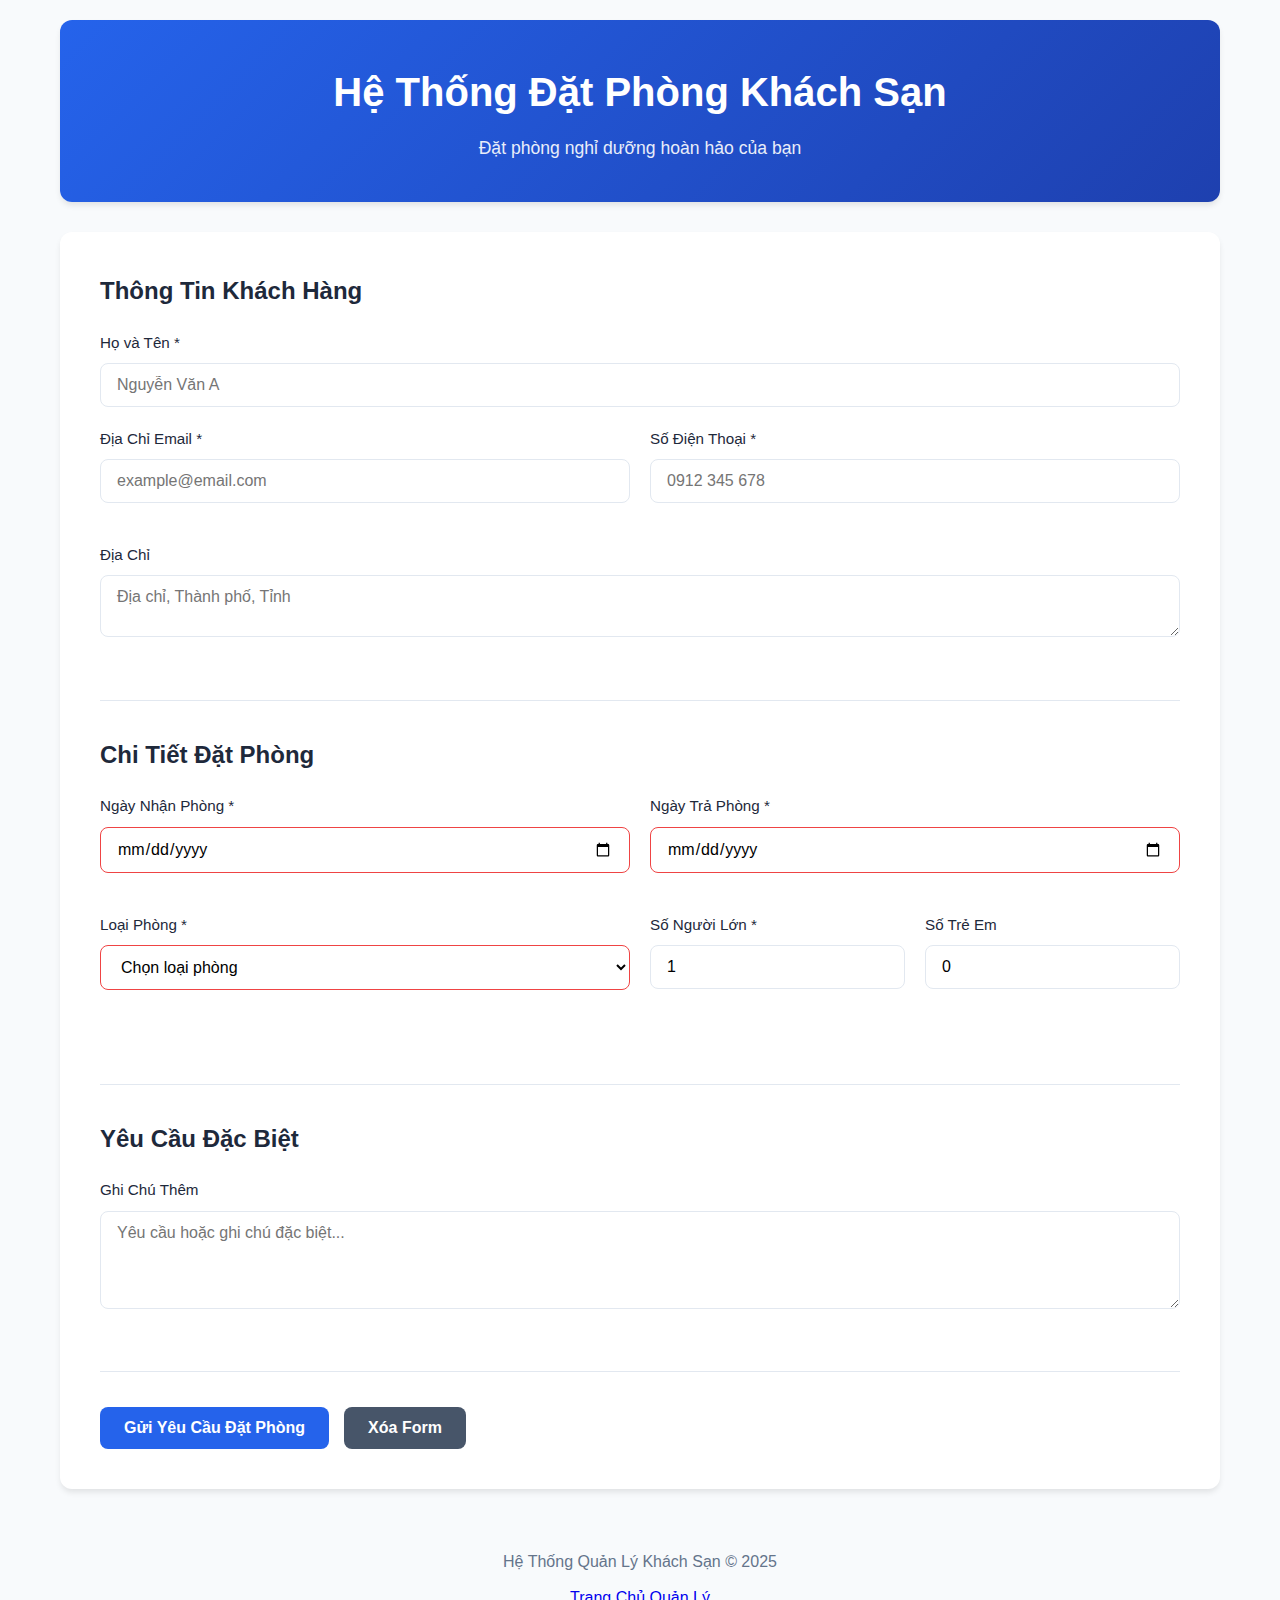
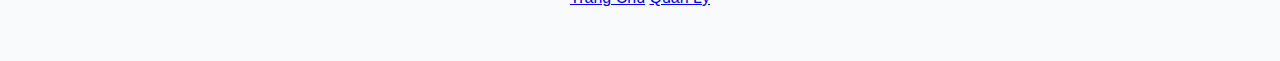
<file: index.html>
<!DOCTYPE html>
<html lang="en">
<head>
    <meta charset="UTF-8">
    <meta name="viewport" content="width=device-width, initial-scale=1.0">
    <title>Hotel Booking - Customer Form</title>
    <link rel="stylesheet" href="styles.css">
</head>
<body>
    <div class="container">
        <header>
            <h1>Hệ Thống Đặt Phòng Khách Sạn</h1>
            <p class="subtitle">Đặt phòng nghỉ dưỡng hoàn hảo của bạn</p>
        </header>

        <main>
            <form id="bookingForm" class="booking-form">
                <div class="form-section">
                    <h2>Thông Tin Khách Hàng</h2>
                    
                    <div class="form-group">
                        <label for="fullName">Họ và Tên *</label>
                        <input type="text" id="fullName" name="fullName" required placeholder="Nguyễn Văn A">
                    </div>

                    <div class="form-row">
                        <div class="form-group">
                            <label for="email">Địa Chỉ Email *</label>
                            <input type="email" id="email" name="email" required placeholder="example@email.com">
                        </div>

                        <div class="form-group">
                            <label for="phone">Số Điện Thoại *</label>
                            <input type="tel" id="phone" name="phone" required placeholder="0912 345 678">
                        </div>
                    </div>

                    <div class="form-group">
                        <label for="address">Địa Chỉ</label>
                        <textarea id="address" name="address" rows="2" placeholder="Địa chỉ, Thành phố, Tỉnh"></textarea>
                    </div>
                </div>

                <div class="form-section">
                    <h2>Chi Tiết Đặt Phòng</h2>
                    
                    <div class="form-row">
                        <div class="form-group">
                            <label for="checkIn">Ngày Nhận Phòng *</label>
                            <input type="date" id="checkIn" name="checkIn" required>
                        </div>

                        <div class="form-group">
                            <label for="checkOut">Ngày Trả Phòng *</label>
                            <input type="date" id="checkOut" name="checkOut" required>
                        </div>
                    </div>

                    <div class="form-row">
                        <div class="form-group">
                            <label for="roomType">Loại Phòng *</label>
                            <select id="roomType" name="roomType" required>
                                <option value="">Chọn loại phòng</option>
                                <option value="bungalow-2nl2te-sat-bien">BUNGALOW (2NL+2TE) SÁT BIỂN - 1,400,000 VNĐ/đêm</option>
                                <option value="bungalow-2nl1te-sat-bien">BUNGALOW (2NL+1TE) SÁT BIỂN - 1,000,000 VNĐ/đêm</option>
                                <option value="bungalow-2nl1te-huong-bien">BUNGALOW (2NL+1TE) HƯỚNG BIỂN - 800,000 VNĐ/đêm</option>
                                <option value="bungalow-2nl2te-huong-bien">BUNGALOW (2NL+2TE) HƯỚNG BIỂN - 1,200,000 VNĐ/đêm</option>
                                <option value="bungalow-4nl-sat-bien">BUNGALOW 4NL SÁT BIỂN - 1,600,000 VNĐ/đêm</option>
                                <option value="villa-nha-go-view-bien">VILLA NHÀ GỖ VIEW BIỂN - 7,000,000 VNĐ/đêm</option>
                            </select>
                        </div>

                        <div class="form-row">
                            <div class="form-group">
                                <label for="adults">Số Người Lớn *</label>
                                <input type="number" id="adults" name="adults" min="1" max="10" value="1" required>
                            </div>

                            <div class="form-group">
                                <label for="children">Số Trẻ Em</label>
                                <input type="number" id="children" name="children" min="0" max="10" value="0">
                            </div>
                        </div>
                    </div>
                </div>

                <div class="form-section">
                    <h2>Yêu Cầu Đặc Biệt</h2>
                    
                    <div class="form-group">
                        <label for="specialRequests">Ghi Chú Thêm</label>
                        <textarea id="specialRequests" name="specialRequests" rows="4" placeholder="Yêu cầu hoặc ghi chú đặc biệt..."></textarea>
                    </div>
                </div>

                <div class="form-actions">
                    <button type="submit" class="btn btn-primary">Gửi Yêu Cầu Đặt Phòng</button>
                    <button type="reset" class="btn btn-secondary">Xóa Form</button>
                </div>
            </form>

            <div id="successMessage" class="success-message hidden">
                <div class="success-content">
                    <span class="success-icon">✓</span>
                    <h3>Yêu Cầu Đặt Phòng Đã Được Gửi Thành Công!</h3>
                    <p>Yêu cầu đặt phòng của bạn đã được gửi đến bộ phận quản lý. Chúng tôi sẽ liên hệ với bạn sớm để xác nhận.</p>
                    <button onclick="closeSuccessMessage()" class="btn btn-primary">Đặt Phòng Khác</button>
                </div>
            </div>
        </main>

        <footer>
            <p>Hệ Thống Quản Lý Khách Sạn © 2025</p>
            <div class="footer-links">
                <a href="landing.html">Trang Chủ</a>
                <a href="manager-login.html">Quản Lý</a>
            </div>
        </footer>
    </div>

    <script src="customer.js"></script>
</body>
</html>
</file>
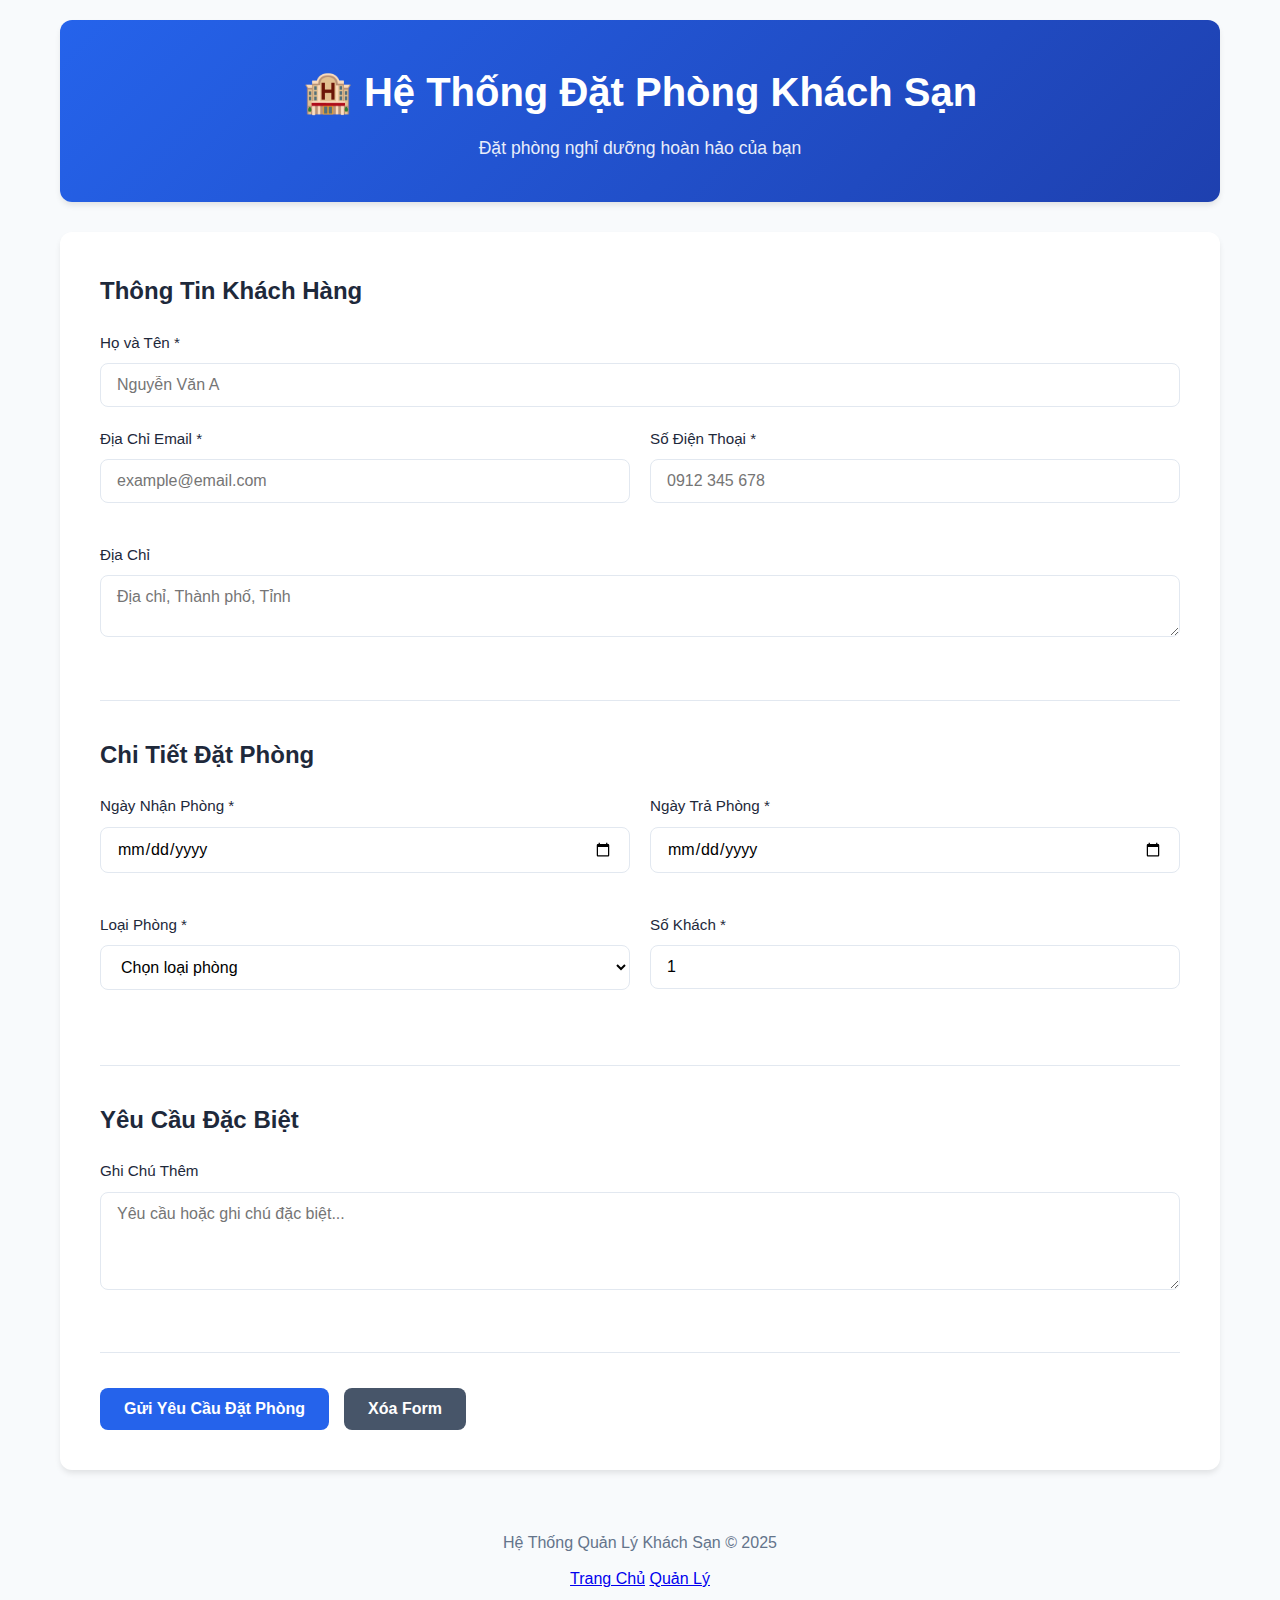
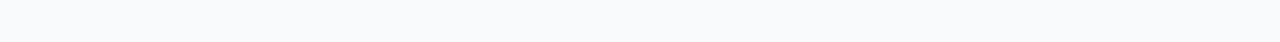
<file: WEB_HOTEL_MANAGEMENT/index.html>
<!DOCTYPE html>
<html lang="en">
<head>
    <meta charset="UTF-8">
    <meta name="viewport" content="width=device-width, initial-scale=1.0">
    <title>Hotel Booking - Customer Form</title>
    <link rel="stylesheet" href="styles.css">
</head>
<body>
    <div class="container">
        <header>
            <h1>🏨 Hệ Thống Đặt Phòng Khách Sạn</h1>
            <p class="subtitle">Đặt phòng nghỉ dưỡng hoàn hảo của bạn</p>
        </header>

        <main>
            <form id="bookingForm" class="booking-form">
                <div class="form-section">
                    <h2>Thông Tin Khách Hàng</h2>
                    
                    <div class="form-group">
                        <label for="fullName">Họ và Tên *</label>
                        <input type="text" id="fullName" name="fullName" required placeholder="Nguyễn Văn A">
                    </div>

                    <div class="form-row">
                        <div class="form-group">
                            <label for="email">Địa Chỉ Email *</label>
                            <input type="email" id="email" name="email" required placeholder="example@email.com">
                        </div>

                        <div class="form-group">
                            <label for="phone">Số Điện Thoại *</label>
                            <input type="tel" id="phone" name="phone" required placeholder="0912 345 678">
                        </div>
                    </div>

                    <div class="form-group">
                        <label for="address">Địa Chỉ</label>
                        <textarea id="address" name="address" rows="2" placeholder="Địa chỉ, Thành phố, Tỉnh"></textarea>
                    </div>
                </div>

                <div class="form-section">
                    <h2>Chi Tiết Đặt Phòng</h2>
                    
                    <div class="form-row">
                        <div class="form-group">
                            <label for="checkIn">Ngày Nhận Phòng *</label>
                            <input type="date" id="checkIn" name="checkIn" required>
                        </div>

                        <div class="form-group">
                            <label for="checkOut">Ngày Trả Phòng *</label>
                            <input type="date" id="checkOut" name="checkOut" required>
                        </div>
                    </div>

                    <div class="form-row">
                        <div class="form-group">
                            <label for="roomType">Loại Phòng *</label>
                            <select id="roomType" name="roomType" required>
                                <option value="">Chọn loại phòng</option>
                                <option value="bungalow-2nl2te-sat-bien">BUNGALOW (2NL+2TE) SÁT BIỂN</option>
                                <option value="bungalow-2nl1te-sat-bien">BUNGALOW (2NL+1TE) SÁT BIỂN</option>
                                <option value="bungalow-2nl1te-huong-bien">BUNGALOW (2NL+1TE) HƯỚNG BIỂN</option>
                                <option value="bungalow-2nl2te-huong-bien">BUNGALOW (2NL+2TE) HƯỚNG BIỂN</option>
                                <option value="bungalow-4nl-sat-bien">BUNGALOW 4NL SÁT BIỂN</option>
                                <option value="villa-nha-go-view-bien">VILLA NHÀ GỖ VIEW BIỂN</option>
                            </select>
                        </div>

                        <div class="form-group">
                            <label for="guests">Số Khách *</label>
                            <input type="number" id="guests" name="guests" min="1" max="10" value="1" required>
                        </div>
                    </div>
                </div>

                <div class="form-section">
                    <h2>Yêu Cầu Đặc Biệt</h2>
                    
                    <div class="form-group">
                        <label for="specialRequests">Ghi Chú Thêm</label>
                        <textarea id="specialRequests" name="specialRequests" rows="4" placeholder="Yêu cầu hoặc ghi chú đặc biệt..."></textarea>
                    </div>
                </div>

                <div class="form-actions">
                    <button type="submit" class="btn btn-primary">Gửi Yêu Cầu Đặt Phòng</button>
                    <button type="reset" class="btn btn-secondary">Xóa Form</button>
                </div>
            </form>

            <div id="successMessage" class="success-message hidden">
                <div class="success-content">
                    <span class="success-icon">✓</span>
                    <h3>Yêu Cầu Đặt Phòng Đã Được Gửi Thành Công!</h3>
                    <p>Yêu cầu đặt phòng của bạn đã được gửi đến bộ phận quản lý. Chúng tôi sẽ liên hệ với bạn sớm để xác nhận.</p>
                    <button onclick="closeSuccessMessage()" class="btn btn-primary">Đặt Phòng Khác</button>
                </div>
            </div>
        </main>

        <footer>
            <p>Hệ Thống Quản Lý Khách Sạn © 2025</p>
            <div class="footer-links">
                <a href="landing.html">Trang Chủ</a>
                <a href="manager-login.html">Quản Lý</a>
            </div>
        </footer>
    </div>

    <script src="customer.js"></script>
</body>
</html>
</file>
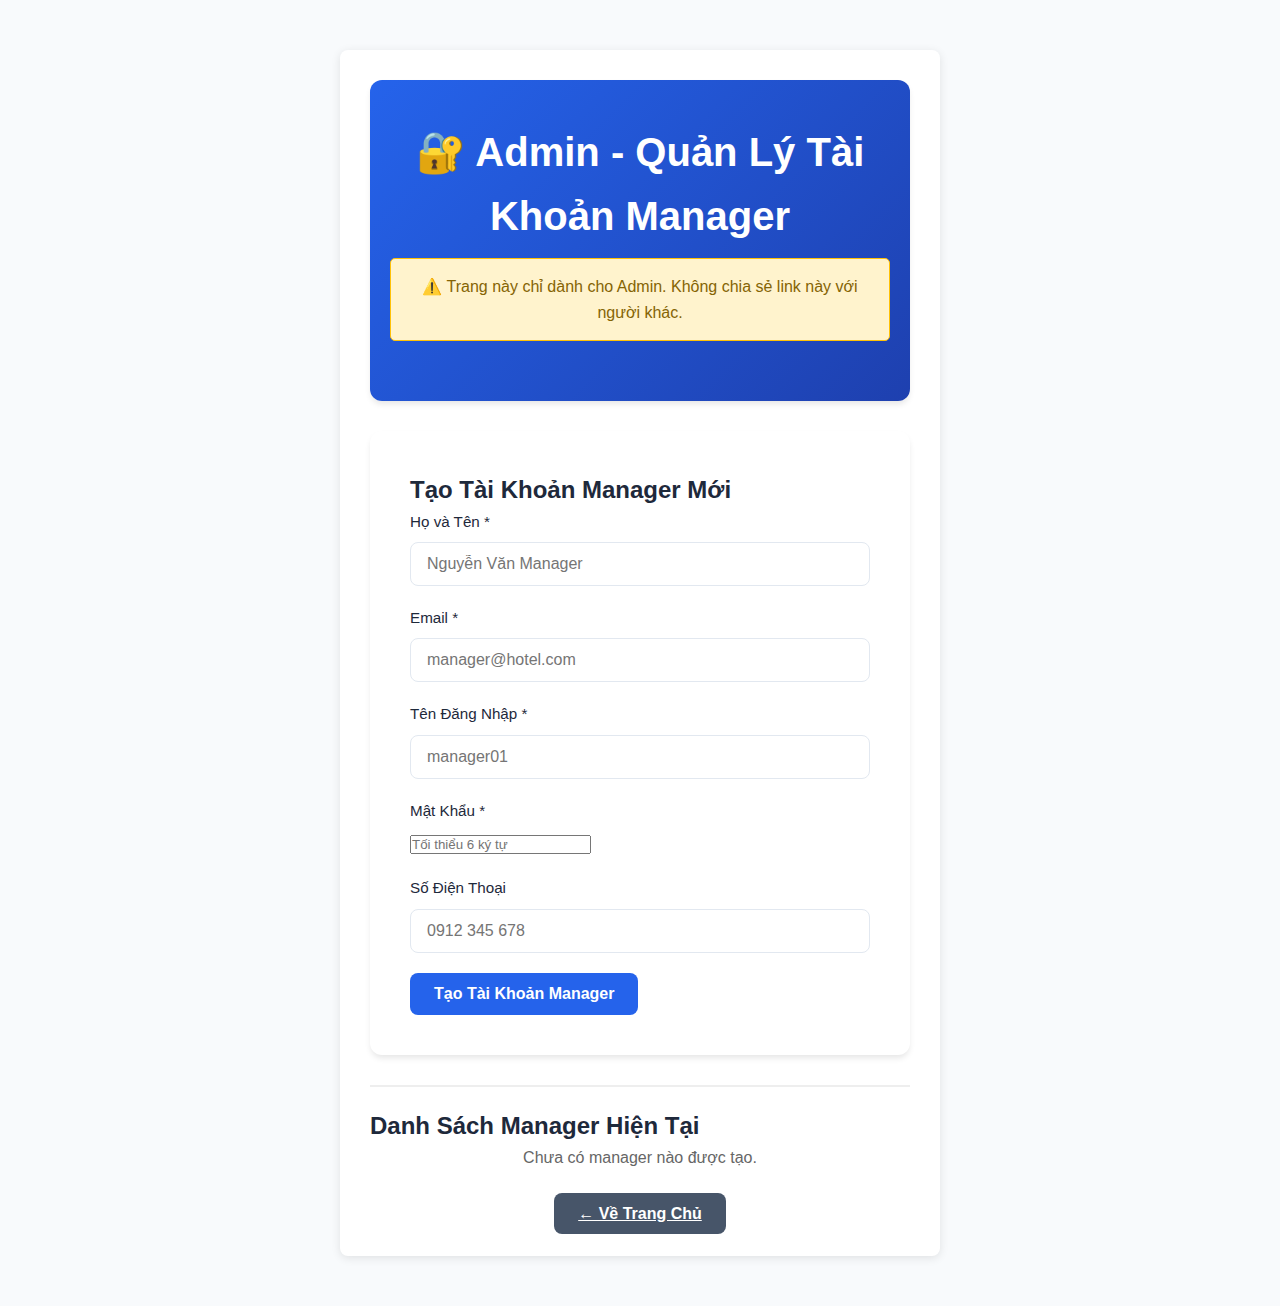
<file: admin-setup.html>
<!DOCTYPE html>
<html lang="vi">
<head>
    <meta charset="UTF-8">
    <meta name="viewport" content="width=device-width, initial-scale=1.0">
    <title>Admin - Tạo Tài Khoản Manager</title>
    <link rel="stylesheet" href="styles.css">
    <style>
        .admin-container {
            max-width: 600px;
            margin: 50px auto;
            padding: 30px;
            background: white;
            border-radius: 8px;
            box-shadow: 0 2px 10px rgba(0,0,0,0.1);
        }
        .manager-list {
            margin-top: 30px;
            border-top: 2px solid #eee;
            padding-top: 20px;
        }
        .manager-item {
            padding: 15px;
            background: #f8f9fa;
            margin-bottom: 10px;
            border-radius: 5px;
            display: flex;
            justify-content: space-between;
            align-items: center;
        }
        .manager-info {
            flex: 1;
        }
        .delete-btn {
            background: #dc3545;
            color: white;
            border: none;
            padding: 8px 15px;
            border-radius: 4px;
            cursor: pointer;
        }
        .delete-btn:hover {
            background: #c82333;
        }
        .warning {
            background: #fff3cd;
            border: 1px solid #ffc107;
            padding: 15px;
            border-radius: 5px;
            margin-bottom: 20px;
            color: #856404;
        }
    </style>
</head>
<body>
    <div class="admin-container">
        <header>
            <h1>🔐 Admin - Quản Lý Tài Khoản Manager</h1>
            <div class="warning">
                ⚠️ Trang này chỉ dành cho Admin. Không chia sẻ link này với người khác.
            </div>
        </header>

        <main>
            <form id="createManagerForm" class="booking-form">
                <h2>Tạo Tài Khoản Manager Mới</h2>
                
                <div class="form-group">
                    <label for="managerName">Họ và Tên *</label>
                    <input type="text" id="managerName" name="managerName" required placeholder="Nguyễn Văn Manager">
                </div>

                <div class="form-group">
                    <label for="managerEmail">Email *</label>
                    <input type="email" id="managerEmail" name="managerEmail" required placeholder="manager@hotel.com">
                </div>

                <div class="form-group">
                    <label for="managerUsername">Tên Đăng Nhập *</label>
                    <input type="text" id="managerUsername" name="managerUsername" required placeholder="manager01">
                </div>

                <div class="form-group">
                    <label for="managerPassword">Mật Khẩu *</label>
                    <input type="password" id="managerPassword" name="managerPassword" required placeholder="Tối thiểu 6 ký tự">
                </div>

                <div class="form-group">
                    <label for="managerPhone">Số Điện Thoại</label>
                    <input type="tel" id="managerPhone" name="managerPhone" placeholder="0912 345 678">
                </div>

                <button type="submit" class="btn btn-primary">Tạo Tài Khoản Manager</button>
            </form>

            <div class="manager-list">
                <h2>Danh Sách Manager Hiện Tại</h2>
                <div id="managersList"></div>
            </div>

            <div style="margin-top: 30px; text-align: center;">
                <a href="landing.html" class="btn btn-secondary">← Về Trang Chủ</a>
            </div>
        </main>
    </div>

    <script src="admin-setup.js"></script>
</body>
</html>
</file>
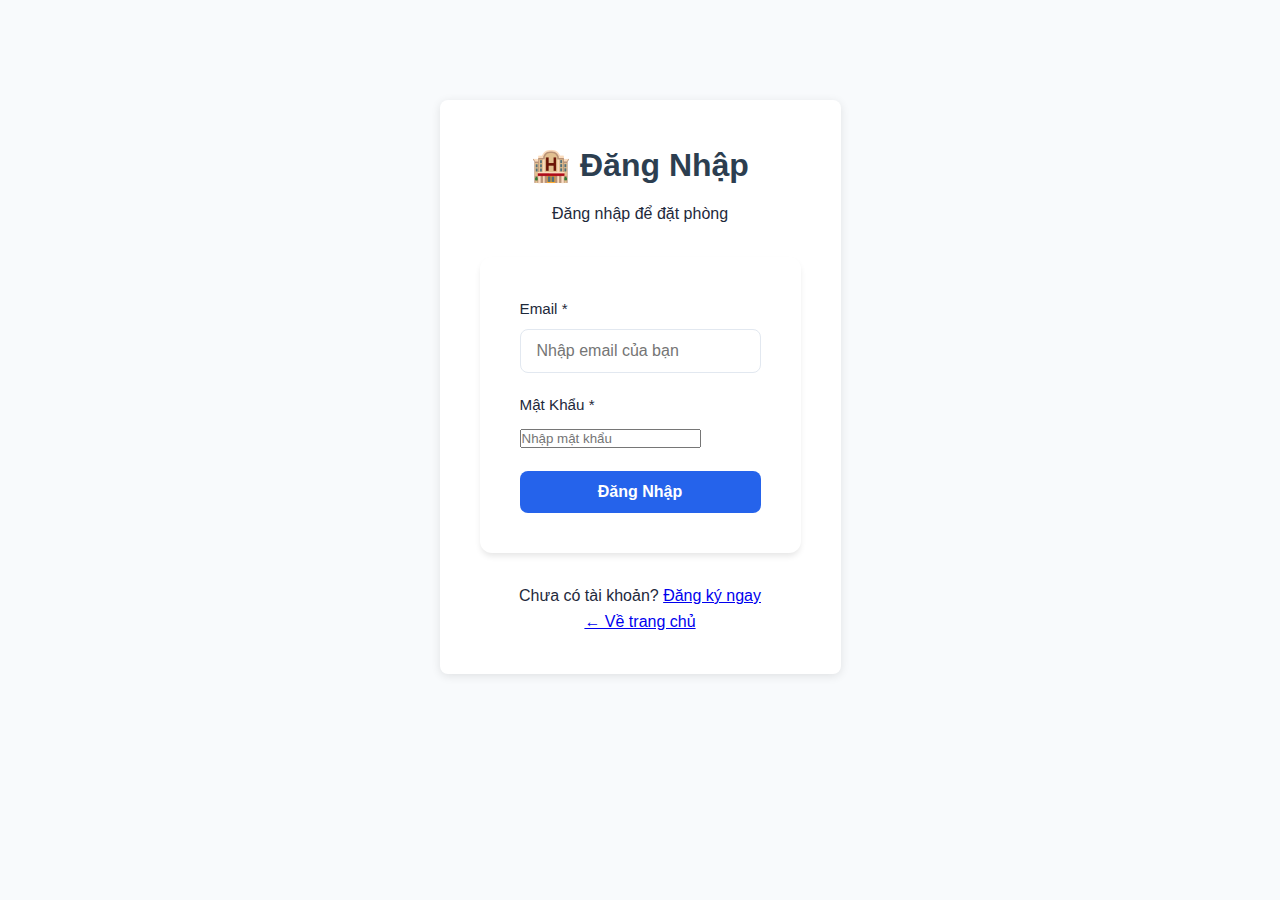
<file: customer-login.html>
<!DOCTYPE html>
<html lang="vi">
<head>
    <meta charset="UTF-8">
    <meta name="viewport" content="width=device-width, initial-scale=1.0">
    <title>Đăng Nhập</title>
    <link rel="stylesheet" href="styles.css">
    <style>
        .login-container {
            max-width: 450px;
            margin: 100px auto;
            padding: 40px;
            background: white;
            border-radius: 8px;
            box-shadow: 0 2px 10px rgba(0,0,0,0.1);
        }
        .login-header {
            text-align: center;
            margin-bottom: 30px;
        }
        .login-header h1 {
            color: #2c3e50;
            margin-bottom: 10px;
        }
        .error-message {
            background: #f8d7da;
            color: #721c24;
            padding: 12px;
            border-radius: 5px;
            margin-bottom: 20px;
            display: none;
        }
        .register-link {
            text-align: center;
            margin-top: 20px;
        }
    </style>
</head>
<body>
    <div class="login-container">
        <div class="login-header">
            <h1>🏨 Đăng Nhập</h1>
            <p class="subtitle">Đăng nhập để đặt phòng</p>
        </div>

        <div id="errorMessage" class="error-message"></div>

        <form id="loginForm" class="booking-form">
            <div class="form-group">
                <label for="email">Email *</label>
                <input type="email" id="email" name="email" required placeholder="Nhập email của bạn">
            </div>

            <div class="form-group">
                <label for="password">Mật Khẩu *</label>
                <input type="password" id="password" name="password" required placeholder="Nhập mật khẩu">
            </div>

            <button type="submit" class="btn btn-primary" style="width: 100%;">Đăng Nhập</button>
        </form>

        <div class="register-link">
            <p>Chưa có tài khoản? <a href="customer-register.html">Đăng ký ngay</a></p>
            <a href="landing.html">← Về trang chủ</a>
        </div>
    </div>

    <script src="customer-login.js"></script>
</body>
</html>
</file>
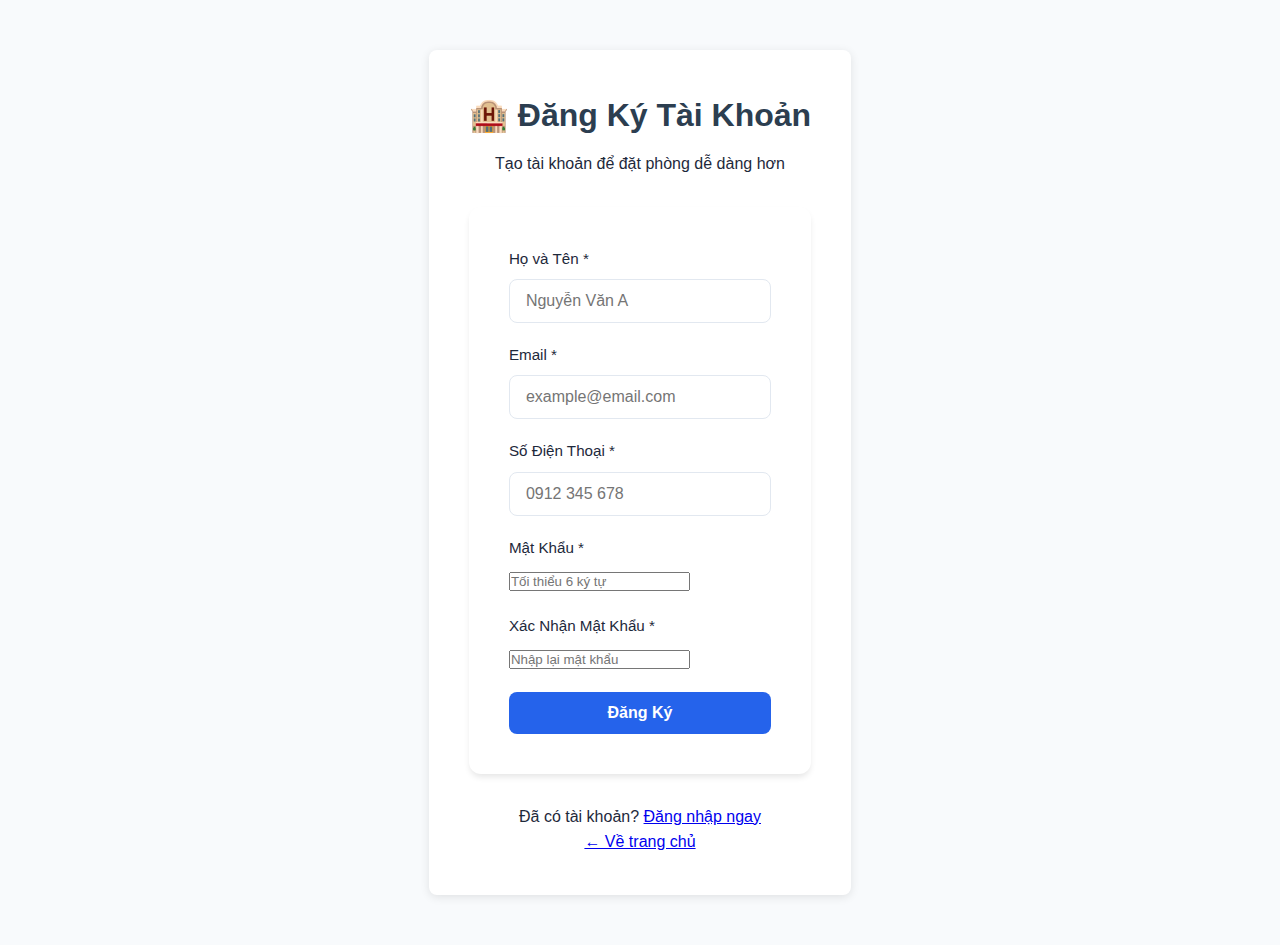
<file: customer-register.html>
<!DOCTYPE html>
<html lang="vi">
<head>
    <meta charset="UTF-8">
    <meta name="viewport" content="width=device-width, initial-scale=1.0">
    <title>Đăng Ký Tài Khoản</title>
    <link rel="stylesheet" href="styles.css">
    <style>
        .register-container {
            max-width: 550px;
            margin: 50px auto;
            padding: 40px;
            background: white;
            border-radius: 8px;
            box-shadow: 0 2px 10px rgba(0,0,0,0.1);
        }
        .register-header {
            text-align: center;
            margin-bottom: 30px;
        }
        .register-header h1 {
            color: #2c3e50;
            margin-bottom: 10px;
        }
        .success-message, .error-message {
            padding: 12px;
            border-radius: 5px;
            margin-bottom: 20px;
            display: none;
        }
        .success-message {
            background: #d4edda;
            color: #155724;
        }
        .error-message {
            background: #f8d7da;
            color: #721c24;
        }
        .login-link {
            text-align: center;
            margin-top: 20px;
        }
    </style>
</head>
<body>
    <div class="register-container">
        <div class="register-header">
            <h1>🏨 Đăng Ký Tài Khoản</h1>
            <p class="subtitle">Tạo tài khoản để đặt phòng dễ dàng hơn</p>
        </div>

        <div id="successMessage" class="success-message"></div>
        <div id="errorMessage" class="error-message"></div>

        <form id="registerForm" class="booking-form">
            <div class="form-group">
                <label for="fullName">Họ và Tên *</label>
                <input type="text" id="fullName" name="fullName" required placeholder="Nguyễn Văn A">
            </div>

            <div class="form-group">
                <label for="email">Email *</label>
                <input type="email" id="email" name="email" required placeholder="example@email.com">
            </div>

            <div class="form-group">
                <label for="phone">Số Điện Thoại *</label>
                <input type="tel" id="phone" name="phone" required placeholder="0912 345 678">
            </div>

            <div class="form-group">
                <label for="password">Mật Khẩu *</label>
                <input type="password" id="password" name="password" required placeholder="Tối thiểu 6 ký tự">
            </div>

            <div class="form-group">
                <label for="confirmPassword">Xác Nhận Mật Khẩu *</label>
                <input type="password" id="confirmPassword" name="confirmPassword" required placeholder="Nhập lại mật khẩu">
            </div>

            <button type="submit" class="btn btn-primary" style="width: 100%;">Đăng Ký</button>
        </form>

        <div class="login-link">
            <p>Đã có tài khoản? <a href="customer-login.html">Đăng nhập ngay</a></p>
            <a href="landing.html">← Về trang chủ</a>
        </div>
    </div>

    <script src="customer-register.js"></script>
</body>
</html>
</file>
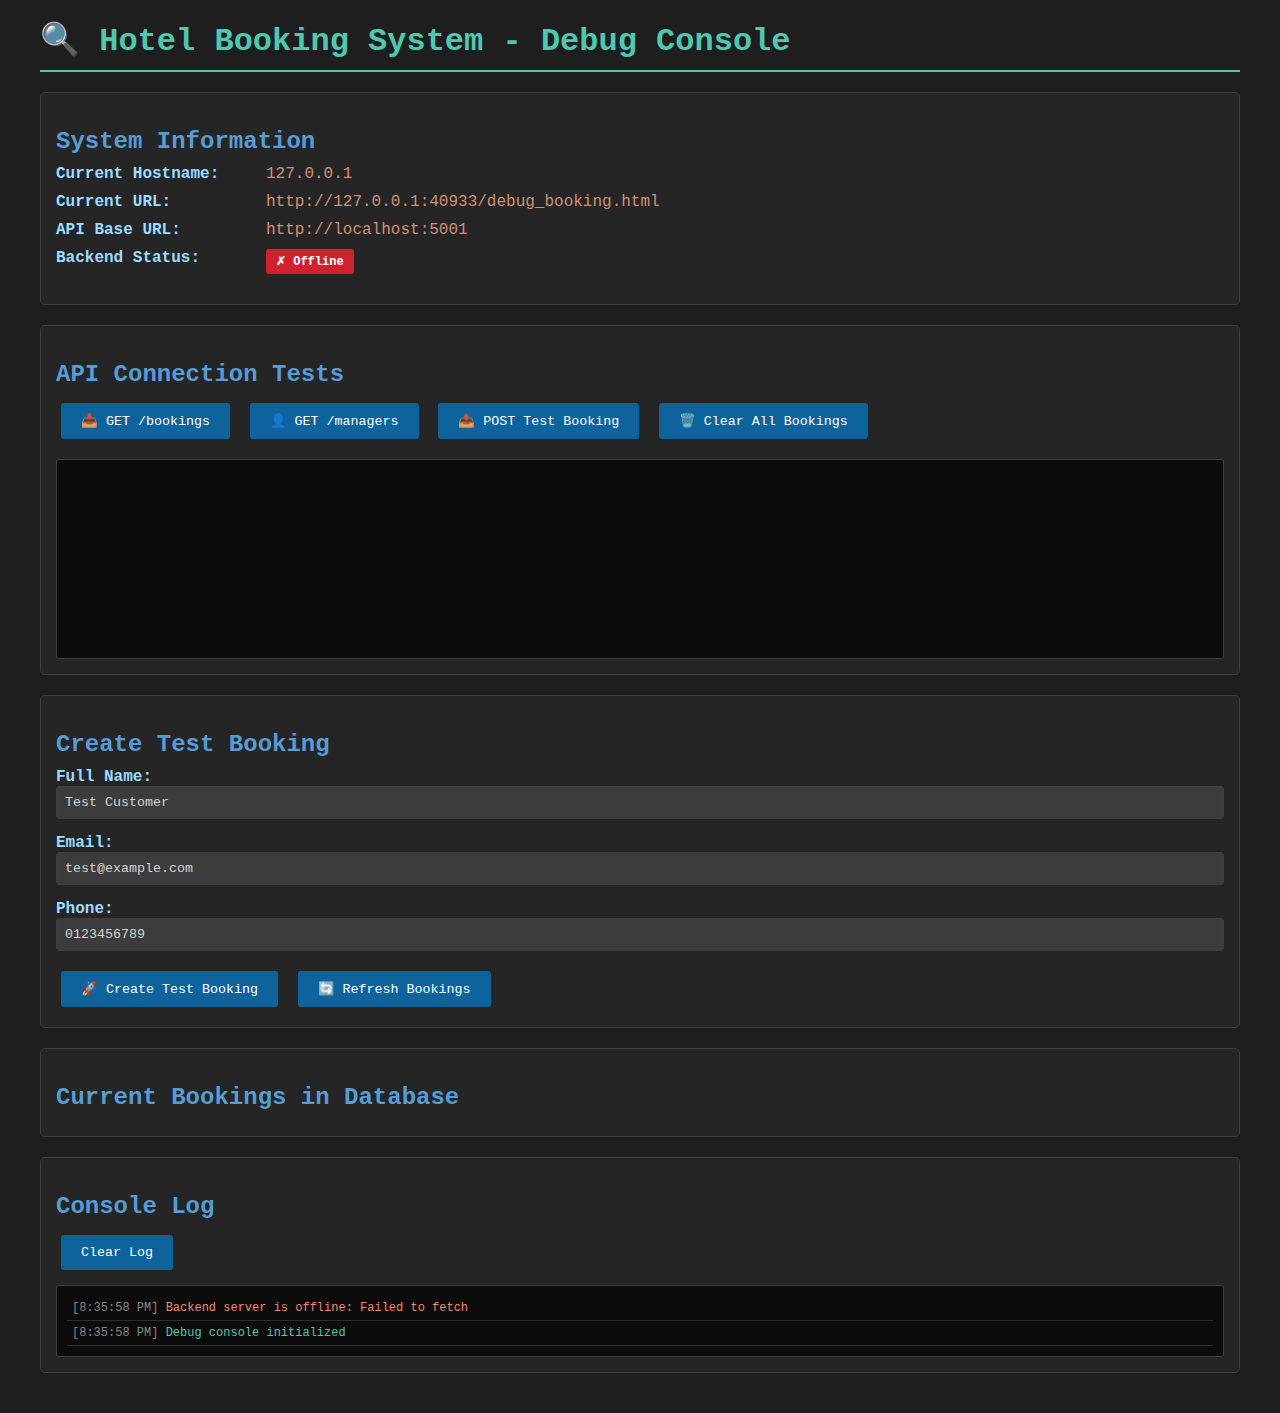
<file: debug_booking.html>
<!DOCTYPE html>
<html lang="en">
<head>
    <meta charset="UTF-8">
    <meta name="viewport" content="width=device-width, initial-scale=1.0">
    <title>Debug Booking System</title>
    <style>
        * {
            margin: 0;
            padding: 0;
            box-sizing: border-box;
        }
        body {
            font-family: 'Courier New', monospace;
            background: #1e1e1e;
            color: #d4d4d4;
            padding: 20px;
        }
        .container {
            max-width: 1200px;
            margin: 0 auto;
        }
        h1 {
            color: #4ec9b0;
            margin-bottom: 20px;
            border-bottom: 2px solid #4ec9b0;
            padding-bottom: 10px;
        }
        h2 {
            color: #569cd6;
            margin: 20px 0 10px 0;
        }
        .section {
            background: #252526;
            border: 1px solid #3e3e42;
            border-radius: 5px;
            padding: 15px;
            margin-bottom: 20px;
        }
        .info-grid {
            display: grid;
            grid-template-columns: 200px 1fr;
            gap: 10px;
            margin-bottom: 15px;
        }
        .label {
            color: #9cdcfe;
            font-weight: bold;
        }
        .value {
            color: #ce9178;
        }
        button {
            background: #0e639c;
            color: white;
            border: none;
            padding: 10px 20px;
            margin: 5px;
            border-radius: 3px;
            cursor: pointer;
            font-family: inherit;
        }
        button:hover {
            background: #1177bb;
        }
        button:active {
            background: #094771;
        }
        .success {
            color: #4ec9b0;
        }
        .error {
            color: #f48771;
        }
        .warning {
            color: #dcdcaa;
        }
        pre {
            background: #1e1e1e;
            border: 1px solid #3e3e42;
            padding: 10px;
            border-radius: 3px;
            overflow-x: auto;
            margin-top: 10px;
        }
        .log {
            background: #0c0c0c;
            border: 1px solid #3e3e42;
            padding: 10px;
            border-radius: 3px;
            max-height: 300px;
            overflow-y: auto;
            font-size: 12px;
        }
        .log-entry {
            padding: 5px;
            border-bottom: 1px solid #2d2d30;
        }
        .log-time {
            color: #858585;
        }
        input, textarea {
            background: #3c3c3c;
            border: 1px solid #3e3e42;
            color: #d4d4d4;
            padding: 8px;
            border-radius: 3px;
            width: 100%;
            font-family: inherit;
        }
        .form-group {
            margin-bottom: 15px;
        }
        .status-badge {
            display: inline-block;
            padding: 5px 10px;
            border-radius: 3px;
            font-size: 12px;
            font-weight: bold;
        }
        .status-online {
            background: #1a7f37;
            color: white;
        }
        .status-offline {
            background: #cf222e;
            color: white;
        }
    </style>
</head>
<body>
    <div class="container">
        <h1>🔍 Hotel Booking System - Debug Console</h1>

        <!-- System Info -->
        <div class="section">
            <h2>System Information</h2>
            <div class="info-grid">
                <div class="label">Current Hostname:</div>
                <div class="value" id="hostname"></div>
                
                <div class="label">Current URL:</div>
                <div class="value" id="currentUrl"></div>
                
                <div class="label">API Base URL:</div>
                <div class="value" id="apiUrl"></div>
                
                <div class="label">Backend Status:</div>
                <div id="backendStatus">
                    <span class="status-badge status-offline">Checking...</span>
                </div>
            </div>
        </div>

        <!-- API Tests -->
        <div class="section">
            <h2>API Connection Tests</h2>
            <button onclick="testGetBookings()">📥 GET /bookings</button>
            <button onclick="testGetManagers()">👤 GET /managers</button>
            <button onclick="testPostBooking()">📤 POST Test Booking</button>
            <button onclick="clearAllData()">🗑️ Clear All Bookings</button>
            <div id="apiResults" class="log" style="margin-top: 15px; min-height: 200px;"></div>
        </div>

        <!-- Create Test Booking -->
        <div class="section">
            <h2>Create Test Booking</h2>
            <div class="form-group">
                <label class="label">Full Name:</label>
                <input type="text" id="testName" value="Test Customer">
            </div>
            <div class="form-group">
                <label class="label">Email:</label>
                <input type="email" id="testEmail" value="test@example.com">
            </div>
            <div class="form-group">
                <label class="label">Phone:</label>
                <input type="tel" id="testPhone" value="0123456789">
            </div>
            <button onclick="createTestBooking()">🚀 Create Test Booking</button>
            <button onclick="refreshBookings()">🔄 Refresh Bookings</button>
        </div>

        <!-- Bookings List -->
        <div class="section">
            <h2>Current Bookings in Database</h2>
            <div id="bookingsList"></div>
        </div>

        <!-- Console Log -->
        <div class="section">
            <h2>Console Log</h2>
            <button onclick="clearLog()">Clear Log</button>
            <div id="consoleLog" class="log" style="margin-top: 10px;"></div>
        </div>
    </div>

    <script>
        // Tự động phát hiện API URL
        const API_BASE_URL = window.location.hostname === 'localhost' || window.location.hostname === '127.0.0.1'
            ? 'http://localhost:5001'
            : `http://${window.location.hostname}:5001`;

        // Display system info
        document.getElementById('hostname').textContent = window.location.hostname;
        document.getElementById('currentUrl').textContent = window.location.href;
        document.getElementById('apiUrl').textContent = API_BASE_URL;

        // Logging function
        function log(message, type = 'info') {
            const logDiv = document.getElementById('consoleLog');
            const time = new Date().toLocaleTimeString();
            const colors = {
                info: '#9cdcfe',
                success: '#4ec9b0',
                error: '#f48771',
                warning: '#dcdcaa'
            };
            logDiv.innerHTML = `<div class="log-entry"><span class="log-time">[${time}]</span> <span style="color: ${colors[type]}">${message}</span></div>` + logDiv.innerHTML;
        }

        function logApi(message) {
            const apiDiv = document.getElementById('apiResults');
            const time = new Date().toLocaleTimeString();
            apiDiv.innerHTML = `<div class="log-entry"><span class="log-time">[${time}]</span> ${message}</div>` + apiDiv.innerHTML;
        }

        function clearLog() {
            document.getElementById('consoleLog').innerHTML = '';
        }

        // Check backend status
        async function checkBackendStatus() {
            try {
                const response = await fetch(`${API_BASE_URL}/bookings`, {
                    method: 'GET',
                    headers: { 'Content-Type': 'application/json' }
                });
                
                if (response.ok) {
                    document.getElementById('backendStatus').innerHTML = '<span class="status-badge status-online">✓ Online</span>';
                    log('Backend server is online and responding', 'success');
                    return true;
                } else {
                    throw new Error(`HTTP ${response.status}`);
                }
            } catch (error) {
                document.getElementById('backendStatus').innerHTML = '<span class="status-badge status-offline">✗ Offline</span>';
                log(`Backend server is offline: ${error.message}`, 'error');
                return false;
            }
        }

        // Test GET /bookings
        async function testGetBookings() {
            log('Testing GET /bookings...', 'info');
            logApi('<span class="warning">→ GET ' + API_BASE_URL + '/bookings</span>');
            
            try {
                const response = await fetch(`${API_BASE_URL}/bookings`);
                const data = await response.json();
                
                logApi(`<span class="success">✓ Status: ${response.status} OK</span>`);
                logApi(`<span class="success">✓ Found ${data.length} bookings</span>`);
                logApi('<pre>' + JSON.stringify(data, null, 2) + '</pre>');
                log(`Successfully retrieved ${data.length} bookings`, 'success');
                
                displayBookings(data);
            } catch (error) {
                logApi(`<span class="error">✗ Error: ${error.message}</span>`);
                log(`Error retrieving bookings: ${error.message}`, 'error');
            }
        }

        // Test GET /managers
        async function testGetManagers() {
            log('Testing GET /managers...', 'info');
            logApi('<span class="warning">→ GET ' + API_BASE_URL + '/managers</span>');
            
            try {
                const response = await fetch(`${API_BASE_URL}/managers`);
                const data = await response.json();
                
                logApi(`<span class="success">✓ Status: ${response.status} OK</span>`);
                logApi(`<span class="success">✓ Found ${data.length} managers</span>`);
                logApi('<pre>' + JSON.stringify(data, null, 2) + '</pre>');
                log(`Successfully retrieved ${data.length} managers`, 'success');
            } catch (error) {
                logApi(`<span class="error">✗ Error: ${error.message}</span>`);
                log(`Error retrieving managers: ${error.message}`, 'error');
            }
        }

        // Test POST /bookings
        async function testPostBooking() {
            const testData = {
                fullName: 'Test User',
                email: 'test@test.com',
                phone: '0123456789',
                address: 'Test Address',
                checkIn: '2025-11-10',
                checkOut: '2025-11-12',
                roomType: 'deluxe',
                guests: 2,
                specialRequests: 'Test booking from debug console'
            };
            
            log('Testing POST /bookings...', 'info');
            logApi('<span class="warning">→ POST ' + API_BASE_URL + '/bookings</span>');
            logApi('<pre>' + JSON.stringify(testData, null, 2) + '</pre>');
            
            try {
                const response = await fetch(`${API_BASE_URL}/bookings`, {
                    method: 'POST',
                    headers: { 'Content-Type': 'application/json' },
                    body: JSON.stringify(testData)
                });
                
                const result = await response.json();
                
                logApi(`<span class="success">✓ Status: ${response.status} OK</span>`);
                logApi(`<span class="success">✓ Booking created with ID: ${result.id}</span>`);
                logApi('<pre>' + JSON.stringify(result, null, 2) + '</pre>');
                log(`Successfully created booking: ${result.id}`, 'success');
                
                // Refresh bookings list
                setTimeout(testGetBookings, 500);
            } catch (error) {
                logApi(`<span class="error">✗ Error: ${error.message}</span>`);
                log(`Error creating booking: ${error.message}`, 'error');
            }
        }

        // Create test booking with form data
        async function createTestBooking() {
            const bookingData = {
                fullName: document.getElementById('testName').value,
                email: document.getElementById('testEmail').value,
                phone: document.getElementById('testPhone').value,
                address: '123 Test Street',
                checkIn: new Date(Date.now() + 86400000).toISOString().split('T')[0],
                checkOut: new Date(Date.now() + 172800000).toISOString().split('T')[0],
                roomType: 'deluxe',
                guests: 2,
                specialRequests: 'Created from debug console at ' + new Date().toLocaleString()
            };
            
            log(`Creating booking for ${bookingData.fullName}...`, 'info');
            
            try {
                const response = await fetch(`${API_BASE_URL}/bookings`, {
                    method: 'POST',
                    headers: { 'Content-Type': 'application/json' },
                    body: JSON.stringify(bookingData)
                });
                
                if (response.ok) {
                    const result = await response.json();
                    log(`✓ Booking created successfully! ID: ${result.id}`, 'success');
                    alert(`Booking created successfully!\nID: ${result.id}`);
                    setTimeout(refreshBookings, 500);
                } else {
                    throw new Error(`HTTP ${response.status}: ${response.statusText}`);
                }
            } catch (error) {
                log(`✗ Error creating booking: ${error.message}`, 'error');
                alert(`Error: ${error.message}`);
            }
        }

        // Refresh bookings
        function refreshBookings() {
            testGetBookings();
        }

        // Display bookings
        function displayBookings(bookings) {
            const listDiv = document.getElementById('bookingsList');
            
            if (bookings.length === 0) {
                listDiv.innerHTML = '<p class="warning">No bookings found in database</p>';
                return;
            }
            
            let html = `<p class="success">Found ${bookings.length} booking(s):</p><pre>`;
            html += JSON.stringify(bookings, null, 2);
            html += '</pre>';
            listDiv.innerHTML = html;
        }

        // Clear all bookings
        async function clearAllData() {
            if (!confirm('Clear all bookings from database?')) return;
            
            log('Clearing all bookings...', 'warning');
            
            try {
                const response = await fetch(`${API_BASE_URL}/bookings`);
                const bookings = await response.json();
                
                for (const booking of bookings) {
                    await fetch(`${API_BASE_URL}/bookings/${booking.id}`, { method: 'DELETE' });
                    log(`Deleted booking: ${booking.id}`, 'info');
                }
                
                log('All bookings cleared!', 'success');
                setTimeout(refreshBookings, 500);
            } catch (error) {
                log(`Error clearing bookings: ${error.message}`, 'error');
            }
        }

        // Initialize
        window.addEventListener('DOMContentLoaded', () => {
            log('Debug console initialized', 'success');
            checkBackendStatus();
            setTimeout(testGetBookings, 1000);
        });
    </script>
</body>
</html>
</file>
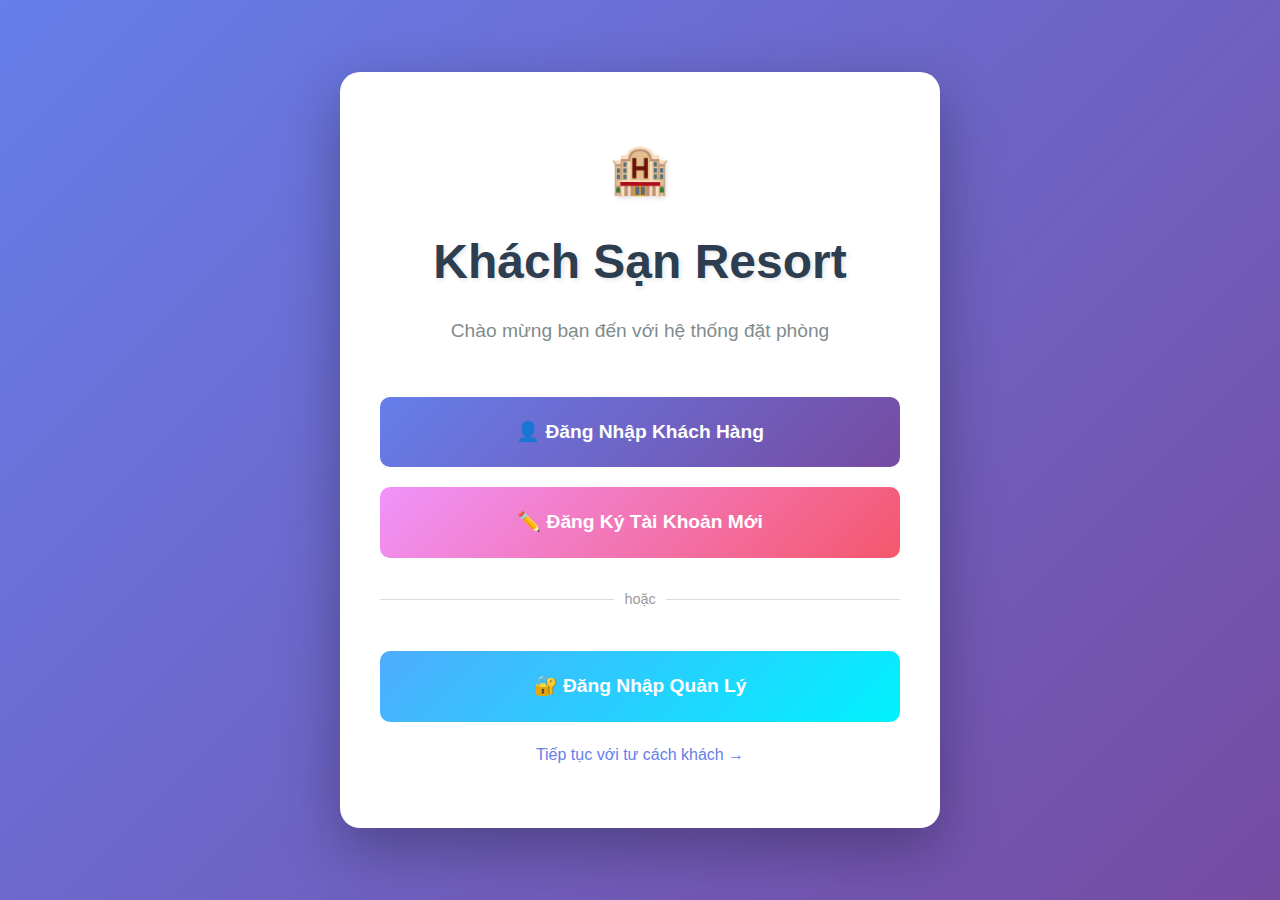
<file: landing.html>
<!DOCTYPE html>
<html lang="vi">
<head>
    <meta charset="UTF-8">
    <meta name="viewport" content="width=device-width, initial-scale=1.0">
    <title>Khách Sạn - Trang Chủ</title>
    <link rel="stylesheet" href="styles.css">
    <style>
        body {
            background: linear-gradient(135deg, #667eea 0%, #764ba2 100%);
            min-height: 100vh;
            display: flex;
            align-items: center;
            justify-content: center;
            font-family: 'Segoe UI', Tahoma, Geneva, Verdana, sans-serif;
        }
        .landing-container {
            max-width: 600px;
            width: 90%;
            background: white;
            border-radius: 20px;
            box-shadow: 0 20px 60px rgba(0,0,0,0.3);
            padding: 60px 40px;
            text-align: center;
        }
        .landing-header {
            margin-bottom: 50px;
        }
        .landing-header h1 {
            font-size: 3em;
            color: #2c3e50;
            margin-bottom: 15px;
            text-shadow: 2px 2px 4px rgba(0,0,0,0.1);
        }
        .landing-header p {
            font-size: 1.2em;
            color: #7f8c8d;
        }
        .button-group {
            display: flex;
            flex-direction: column;
            gap: 20px;
            margin-top: 40px;
        }
        .landing-btn {
            padding: 20px 40px;
            font-size: 1.2em;
            font-weight: bold;
            border: none;
            border-radius: 10px;
            cursor: pointer;
            transition: all 0.3s ease;
            text-decoration: none;
            display: block;
        }
        .btn-customer-login {
            background: linear-gradient(135deg, #667eea 0%, #764ba2 100%);
            color: white;
        }
        .btn-customer-login:hover {
            transform: translateY(-3px);
            box-shadow: 0 10px 20px rgba(102, 126, 234, 0.4);
        }
        .btn-customer-register {
            background: linear-gradient(135deg, #f093fb 0%, #f5576c 100%);
            color: white;
        }
        .btn-customer-register:hover {
            transform: translateY(-3px);
            box-shadow: 0 10px 20px rgba(240, 147, 251, 0.4);
        }
        .btn-manager {
            background: linear-gradient(135deg, #4facfe 0%, #00f2fe 100%);
            color: white;
        }
        .btn-manager:hover {
            transform: translateY(-3px);
            box-shadow: 0 10px 20px rgba(79, 172, 254, 0.4);
        }
        .divider {
            margin: 30px 0;
            display: flex;
            align-items: center;
            text-align: center;
        }
        .divider::before,
        .divider::after {
            content: '';
            flex: 1;
            border-bottom: 1px solid #ddd;
        }
        .divider span {
            padding: 0 10px;
            color: #999;
            font-size: 0.9em;
        }
        .guest-link {
            margin-top: 20px;
        }
        .guest-link a {
            color: #667eea;
            text-decoration: none;
            font-size: 1em;
        }
        .guest-link a:hover {
            text-decoration: underline;
        }
        @media (max-width: 600px) {
            .landing-container {
                padding: 40px 20px;
            }
            .landing-header h1 {
                font-size: 2em;
            }
        }
    </style>
</head>
<body>
    <div class="landing-container">
        <div class="landing-header">
            <h1>🏨</h1>
            <h1>Khách Sạn Resort</h1>
            <p>Chào mừng bạn đến với hệ thống đặt phòng</p>
        </div>

        <div class="button-group">
            <a href="customer-login.html" class="landing-btn btn-customer-login">
                👤 Đăng Nhập Khách Hàng
            </a>
            
            <a href="customer-register.html" class="landing-btn btn-customer-register">
                ✏️ Đăng Ký Tài Khoản Mới
            </a>
        </div>

        <div class="divider">
            <span>hoặc</span>
        </div>

        <div class="button-group">
            <a href="manager-login.html" class="landing-btn btn-manager">
                🔐 Đăng Nhập Quản Lý
            </a>
        </div>

        <div class="guest-link">
            <a href="index.html">Tiếp tục với tư cách khách →</a>
        </div>
    </div>
</body>
</html>
</file>
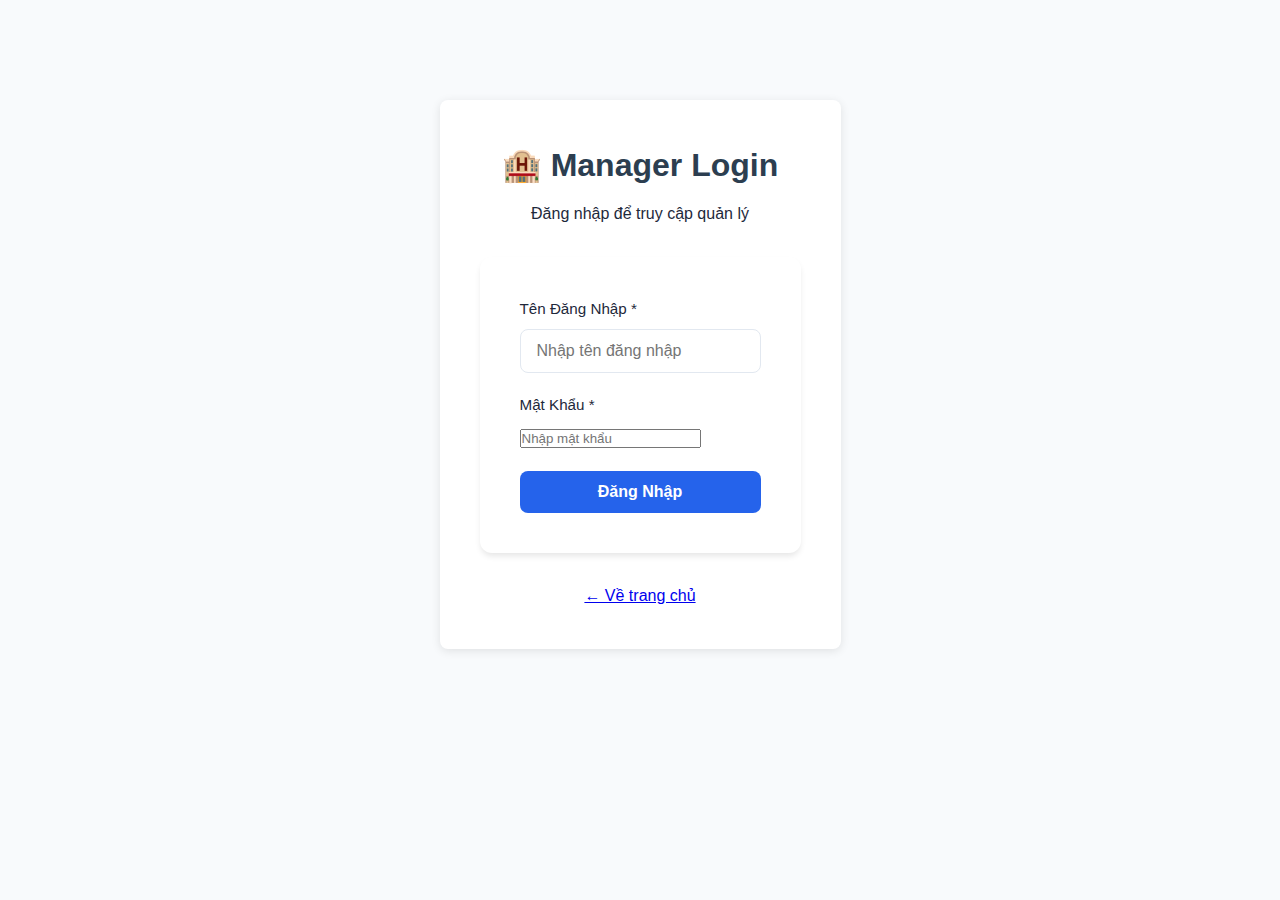
<file: manager-login.html>
<!DOCTYPE html>
<html lang="vi">
<head>
    <meta charset="UTF-8">
    <meta name="viewport" content="width=device-width, initial-scale=1.0">
    <title>Đăng Nhập Manager</title>
    <link rel="stylesheet" href="styles.css">
    <style>
        .login-container {
            max-width: 450px;
            margin: 100px auto;
            padding: 40px;
            background: white;
            border-radius: 8px;
            box-shadow: 0 2px 10px rgba(0,0,0,0.1);
        }
        .login-header {
            text-align: center;
            margin-bottom: 30px;
        }
        .login-header h1 {
            color: #2c3e50;
            margin-bottom: 10px;
        }
        .error-message {
            background: #f8d7da;
            color: #721c24;
            padding: 12px;
            border-radius: 5px;
            margin-bottom: 20px;
            display: none;
        }
        .back-link {
            text-align: center;
            margin-top: 20px;
        }
    </style>
</head>
<body>
    <div class="login-container">
        <div class="login-header">
            <h1>🏨 Manager Login</h1>
            <p class="subtitle">Đăng nhập để truy cập quản lý</p>
        </div>

        <div id="errorMessage" class="error-message"></div>

        <form id="loginForm" class="booking-form">
            <div class="form-group">
                <label for="username">Tên Đăng Nhập *</label>
                <input type="text" id="username" name="username" required placeholder="Nhập tên đăng nhập">
            </div>

            <div class="form-group">
                <label for="password">Mật Khẩu *</label>
                <input type="password" id="password" name="password" required placeholder="Nhập mật khẩu">
            </div>

            <button type="submit" class="btn btn-primary" style="width: 100%;">Đăng Nhập</button>
        </form>

        <div class="back-link">
            <a href="landing.html">← Về trang chủ</a>
        </div>
    </div>

    <script src="manager-login.js"></script>
</body>
</html>
</file>
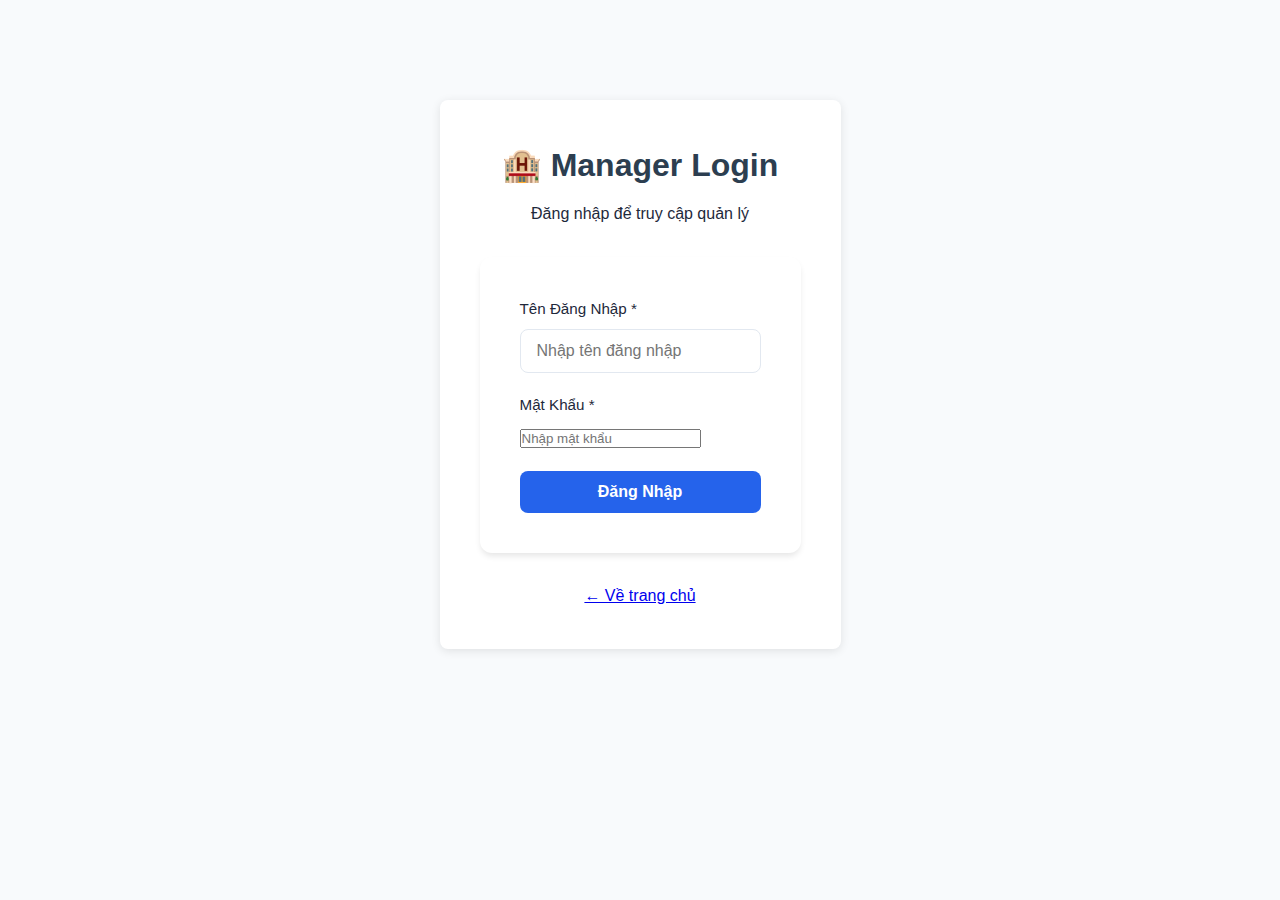
<file: manager.html>
<!DOCTYPE html>
<html lang="en">
<head>
    <meta charset="UTF-8">
    <meta name="viewport" content="width=device-width, initial-scale=1.0">
    <title>Manager Dashboard - Hotel Management</title>
    <link rel="stylesheet" href="styles.css">
</head>
<body>
    <div class="container">
        <header>
            <h1>🏨 Bảng Điều Khiển Quản Lý</h1>
            <p class="subtitle">Hệ Thống Quản Lý Đặt Phòng Khách Sạn</p>
        </header>

        <main class="dashboard">
            <div class="dashboard-header">
                <div class="stats-container">
                    <div class="stat-card">
                        <div class="stat-value" id="totalBookings">0</div>
                        <div class="stat-label">Tổng Đặt Phòng</div>
                    </div>
                    <div class="stat-card">
                        <div class="stat-value" id="todayBookings">0</div>
                        <div class="stat-label">Đặt Phòng Hôm Nay</div>
                    </div>
                    <div class="stat-card">
                        <div class="stat-value" id="upcomingCheckIns">0</div>
                        <div class="stat-label">Nhận Phòng Sắp Tới</div>
                    </div>
                </div>

                <div class="dashboard-actions">
                    <input type="text" id="searchInput" placeholder="Tìm kiếm theo tên, email hoặc SĐT..." class="search-input">
                    <select id="filterRoom" class="filter-select">
                        <option value="">Tất Cả Loại Phòng</option>
                        <option value="bungalow-2nl2te-sat-bien">BUNGALOW (2NL+2TE) SÁT BIỂN - 1,400,000 VNĐ/đêm</option>
                        <option value="bungalow-2nl1te-sat-bien">BUNGALOW (2NL+1TE) SÁT BIỂN - 1,000,000 VNĐ/đêm</option>
                        <option value="bungalow-2nl1te-huong-bien">BUNGALOW (2NL+1TE) HƯỚNG BIỂN - 800,000 VNĐ/đêm</option>
                        <option value="bungalow-2nl2te-huong-bien">BUNGALOW (2NL+2TE) HƯỚNG BIỂN - 1,200,000 VNĐ/đêm</option>
                        <option value="bungalow-4nl-sat-bien">BUNGALOW 4NL SÁT BIỂN - 1,600,000 VNĐ/đêm</option>
                        <option value="villa-nha-go-view-bien">VILLA NHÀ GỖ VIEW BIỂN - 7,000,000 VNĐ/đêm</option>
                    </select>
                    <select id="itemsPerPageSelect" class="filter-select" onchange="changeItemsPerPage(this.value)">
                        <option value="10">10 / trang</option>
                        <option value="25">25 / trang</option>
                        <option value="50" selected>50 / trang</option>
                        <option value="100">100 / trang</option>
                        <option value="999999">Tất cả</option>
                    </select>
                    <button onclick="clearAllBookings()" class="btn btn-danger">Xóa Tất Cả</button>
                    <button onclick="exportBookings()" class="btn btn-secondary">Xuất Dữ Liệu</button>
                </div>
            </div>

            <div class="bookings-section">
                <h2>Tất Cả Yêu Cầu Đặt Phòng</h2>
                <div id="bookingsList" class="bookings-list">
                    <div class="no-bookings">
                        <p>📋 Chưa có yêu cầu đặt phòng</p>
                        <p class="subtitle">Các yêu cầu đặt phòng từ khách hàng sẽ hiển thị tại đây.</p>
                    </div>
                </div>
            </div>
        </main>

        <footer>
            <p>Hệ Thống Quản Lý Khách Sạn © 2025</p>
            <a href="landing.html" class="manager-link">← Về Trang Chủ</a>
        </footer>
    </div>

    <!-- Booking Detail Modal -->
    <div id="bookingModal" class="modal hidden">
        <div class="modal-content">
            <span class="close-modal" onclick="closeModal()">&times;</span>
            <h2>Chi Tiết Đặt Phòng</h2>
            <div id="bookingDetails" class="booking-details"></div>
            <div class="modal-actions">
                <button onclick="deleteBooking()" class="btn btn-danger">Xóa Đặt Phòng</button>
                <button onclick="closeModal()" class="btn btn-secondary">Đóng</button>
            </div>
        </div>
    </div>

    <script src="manager.js"></script>
</body>
</html>
</file>
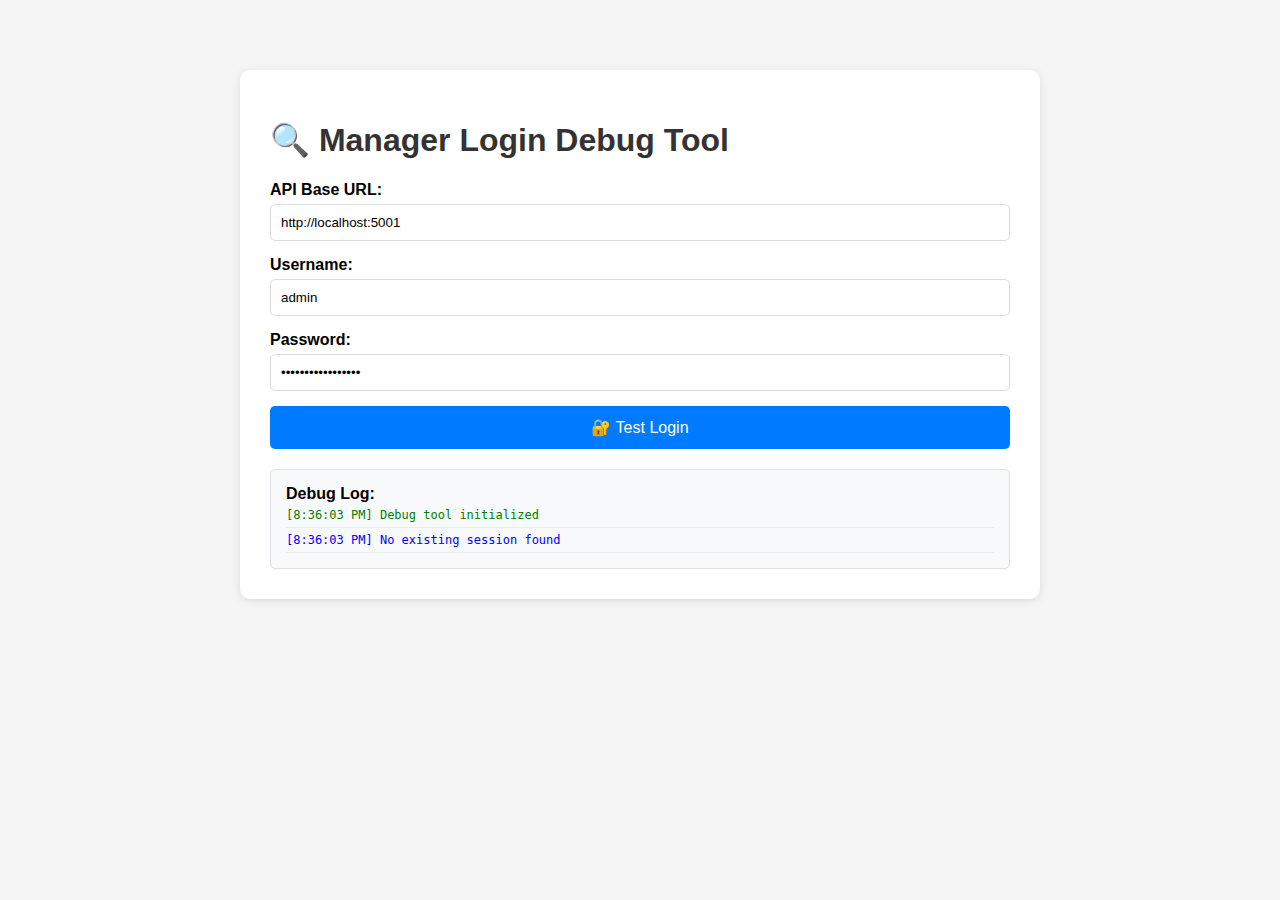
<file: test-manager-login.html>
<!DOCTYPE html>
<html lang="en">
<head>
    <meta charset="UTF-8">
    <meta name="viewport" content="width=device-width, initial-scale=1.0">
    <title>Manager Login Debug</title>
    <style>
        body {
            font-family: Arial, sans-serif;
            max-width: 800px;
            margin: 50px auto;
            padding: 20px;
            background: #f5f5f5;
        }
        .container {
            background: white;
            padding: 30px;
            border-radius: 10px;
            box-shadow: 0 2px 10px rgba(0,0,0,0.1);
        }
        h1 { color: #333; }
        .form-group {
            margin-bottom: 15px;
        }
        label {
            display: block;
            margin-bottom: 5px;
            font-weight: bold;
        }
        input {
            width: 100%;
            padding: 10px;
            border: 1px solid #ddd;
            border-radius: 5px;
            box-sizing: border-box;
        }
        button {
            width: 100%;
            padding: 12px;
            background: #007bff;
            color: white;
            border: none;
            border-radius: 5px;
            cursor: pointer;
            font-size: 16px;
        }
        button:hover {
            background: #0056b3;
        }
        .log {
            margin-top: 20px;
            padding: 15px;
            background: #f8f9fa;
            border: 1px solid #dee2e6;
            border-radius: 5px;
            max-height: 400px;
            overflow-y: auto;
        }
        .log-entry {
            padding: 5px 0;
            border-bottom: 1px solid #e9ecef;
            font-family: monospace;
            font-size: 12px;
        }
        .success { color: green; }
        .error { color: red; }
        .info { color: blue; }
        .warning { color: orange; }
    </style>
</head>
<body>
    <div class="container">
        <h1>🔍 Manager Login Debug Tool</h1>
        
        <div class="form-group">
            <label>API Base URL:</label>
            <input type="text" id="apiUrl" readonly>
        </div>

        <form id="loginForm">
            <div class="form-group">
                <label>Username:</label>
                <input type="text" id="username" value="admin" required>
            </div>
            <div class="form-group">
                <label>Password:</label>
                <input type="password" id="password" value="hoangquandirector" required>
            </div>
            <button type="submit">🔐 Test Login</button>
        </form>

        <div class="log" id="logContainer">
            <strong>Debug Log:</strong>
            <div id="log"></div>
        </div>
    </div>

    <script>
        // Tự động phát hiện API URL
        const API_BASE_URL = window.location.hostname === 'localhost' || window.location.hostname === '127.0.0.1'
            ? 'http://localhost:5001'
            : `http://${window.location.hostname}:5001`;

        document.getElementById('apiUrl').value = API_BASE_URL;

        function log(message, type = 'info') {
            const logDiv = document.getElementById('log');
            const time = new Date().toLocaleTimeString();
            const entry = document.createElement('div');
            entry.className = `log-entry ${type}`;
            entry.textContent = `[${time}] ${message}`;
            logDiv.insertBefore(entry, logDiv.firstChild);
        }

        document.getElementById('loginForm').addEventListener('submit', async function(e) {
            e.preventDefault();
            
            const username = document.getElementById('username').value;
            const password = document.getElementById('password').value;
            
            log(`Starting login process for username: ${username}`, 'info');
            log(`API URL: ${API_BASE_URL}/managers?username=${encodeURIComponent(username)}`, 'info');
            
            try {
                log('Sending request to API...', 'info');
                const response = await fetch(`${API_BASE_URL}/managers?username=${encodeURIComponent(username)}`);
                
                log(`Response status: ${response.status} ${response.statusText}`, 'info');
                
                if (response.ok) {
                    const managers = await response.json();
                    log(`Received ${managers.length} manager(s) from API`, 'success');
                    log(`Manager data: ${JSON.stringify(managers)}`, 'info');
                    
                    const manager = managers.find(m => m.username === username && m.password === password);
                    
                    if (manager) {
                        log('✓ Login successful! Credentials match!', 'success');
                        log(`Manager: ${manager.name} (${manager.email})`, 'success');
                        
                        const managerSession = {
                            id: manager.id,
                            name: manager.name,
                            email: manager.email,
                            username: manager.username,
                            role: manager.role || 'manager',
                            loginTime: new Date().toISOString()
                        };
                        
                        log(`Saving to localStorage: ${JSON.stringify(managerSession)}`, 'info');
                        localStorage.setItem('currentManager', JSON.stringify(managerSession));
                        
                        log('Session saved! Checking localStorage...', 'info');
                        const saved = localStorage.getItem('currentManager');
                        log(`Verified localStorage: ${saved}`, 'success');
                        
                        log('Redirecting to manager.html in 2 seconds...', 'success');
                        setTimeout(() => {
                            window.location.href = 'manager.html';
                        }, 2000);
                        
                    } else {
                        log('✗ Username or password incorrect!', 'error');
                        log(`Provided password: ${password}`, 'warning');
                        log(`Expected password: ${managers[0]?.password || 'N/A'}`, 'warning');
                    }
                } else {
                    throw new Error(`HTTP ${response.status}: ${response.statusText}`);
                }
            } catch (error) {
                log(`✗ Error: ${error.message}`, 'error');
                console.error('Full error:', error);
            }
        });

        // Check if already logged in
        const currentManager = localStorage.getItem('currentManager');
        if (currentManager) {
            log('Already logged in! Manager session found:', 'warning');
            log(currentManager, 'info');
            log('Clear localStorage and refresh to test again', 'warning');
        } else {
            log('No existing session found', 'info');
        }

        log('Debug tool initialized', 'success');
    </script>
</body>
</html>
</file>
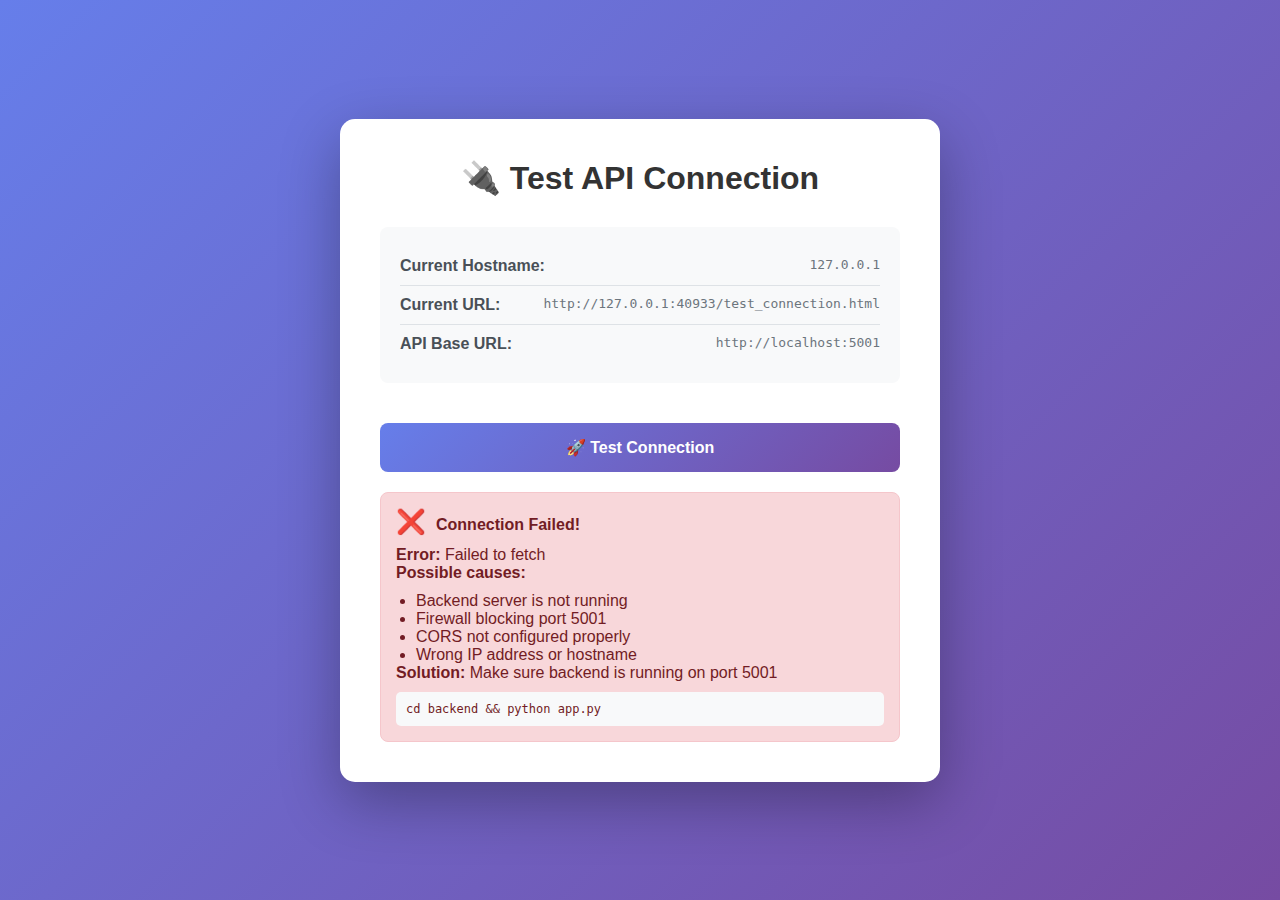
<file: test_connection.html>
<!DOCTYPE html>
<html lang="vi">
<head>
    <meta charset="UTF-8">
    <meta name="viewport" content="width=device-width, initial-scale=1.0">
    <title>Test API Connection</title>
    <style>
        * {
            margin: 0;
            padding: 0;
            box-sizing: border-box;
        }
        body {
            font-family: 'Segoe UI', Tahoma, Geneva, Verdana, sans-serif;
            background: linear-gradient(135deg, #667eea 0%, #764ba2 100%);
            min-height: 100vh;
            display: flex;
            justify-content: center;
            align-items: center;
            padding: 20px;
        }
        .container {
            background: white;
            border-radius: 15px;
            padding: 40px;
            box-shadow: 0 20px 60px rgba(0,0,0,0.3);
            max-width: 600px;
            width: 100%;
        }
        h1 {
            color: #333;
            margin-bottom: 30px;
            text-align: center;
        }
        .info-box {
            background: #f8f9fa;
            border-radius: 8px;
            padding: 20px;
            margin-bottom: 20px;
        }
        .info-row {
            display: flex;
            justify-content: space-between;
            padding: 10px 0;
            border-bottom: 1px solid #dee2e6;
        }
        .info-row:last-child {
            border-bottom: none;
        }
        .label {
            font-weight: bold;
            color: #495057;
        }
        .value {
            color: #6c757d;
            font-family: monospace;
        }
        .btn {
            width: 100%;
            padding: 15px;
            background: linear-gradient(135deg, #667eea 0%, #764ba2 100%);
            color: white;
            border: none;
            border-radius: 8px;
            font-size: 16px;
            font-weight: bold;
            cursor: pointer;
            margin-top: 20px;
            transition: transform 0.2s;
        }
        .btn:hover {
            transform: translateY(-2px);
        }
        .btn:active {
            transform: translateY(0);
        }
        .result {
            margin-top: 20px;
            padding: 15px;
            border-radius: 8px;
            display: none;
        }
        .result.success {
            background: #d4edda;
            border: 1px solid #c3e6cb;
            color: #155724;
        }
        .result.error {
            background: #f8d7da;
            border: 1px solid #f5c6cb;
            color: #721c24;
        }
        .status-icon {
            font-size: 24px;
            margin-right: 10px;
        }
        pre {
            background: #f8f9fa;
            padding: 10px;
            border-radius: 5px;
            overflow-x: auto;
            margin-top: 10px;
            font-size: 12px;
        }
    </style>
</head>
<body>
    <div class="container">
        <h1>🔌 Test API Connection</h1>
        
        <div class="info-box">
            <div class="info-row">
                <span class="label">Current Hostname:</span>
                <span class="value" id="hostname"></span>
            </div>
            <div class="info-row">
                <span class="label">Current URL:</span>
                <span class="value" id="currentUrl"></span>
            </div>
            <div class="info-row">
                <span class="label">API Base URL:</span>
                <span class="value" id="apiUrl"></span>
            </div>
        </div>

        <button class="btn" onclick="testConnection()">🚀 Test Connection</button>

        <div class="result" id="result"></div>
    </div>

    <script>
        // Tự động phát hiện API URL (giống như trong code chính)
        const API_BASE_URL = window.location.hostname === 'localhost' || window.location.hostname === '127.0.0.1'
            ? 'http://localhost:5001'
            : `http://${window.location.hostname}:5001`;

        // Hiển thị thông tin
        document.getElementById('hostname').textContent = window.location.hostname;
        document.getElementById('currentUrl').textContent = window.location.href;
        document.getElementById('apiUrl').textContent = API_BASE_URL;

        async function testConnection() {
            const resultDiv = document.getElementById('result');
            resultDiv.style.display = 'block';
            resultDiv.innerHTML = '<span class="status-icon">⏳</span>Testing connection...';
            resultDiv.className = 'result';

            try {
                // Test 1: Check bookings endpoint
                console.log('Testing API:', API_BASE_URL + '/bookings');
                const response = await fetch(`${API_BASE_URL}/bookings`, {
                    method: 'GET',
                    headers: {
                        'Content-Type': 'application/json'
                    }
                });

                if (response.ok) {
                    const data = await response.json();
                    resultDiv.className = 'result success';
                    resultDiv.innerHTML = `
                        <div><span class="status-icon">✅</span><strong>Connection Successful!</strong></div>
                        <div style="margin-top: 10px;">
                            <strong>Status:</strong> ${response.status} ${response.statusText}<br>
                            <strong>Bookings Found:</strong> ${data.length} items
                        </div>
                        <pre>${JSON.stringify(data, null, 2)}</pre>
                    `;
                } else {
                    throw new Error(`HTTP ${response.status}: ${response.statusText}`);
                }
            } catch (error) {
                console.error('Connection error:', error);
                resultDiv.className = 'result error';
                resultDiv.innerHTML = `
                    <div><span class="status-icon">❌</span><strong>Connection Failed!</strong></div>
                    <div style="margin-top: 10px;">
                        <strong>Error:</strong> ${error.message}<br>
                        <strong>Possible causes:</strong>
                        <ul style="margin-top: 10px; margin-left: 20px;">
                            <li>Backend server is not running</li>
                            <li>Firewall blocking port 5001</li>
                            <li>CORS not configured properly</li>
                            <li>Wrong IP address or hostname</li>
                        </ul>
                        <strong>Solution:</strong> Make sure backend is running on port 5001
                        <pre>cd backend && python app.py</pre>
                    </div>
                `;
            }
        }

        // Auto test on load
        setTimeout(() => {
            testConnection();
        }, 500);
    </script>
</body>
</html>
</file>
<file: styles.css>
/* Reset and Base Styles */
* {
    margin: 0;
    padding: 0;
    box-sizing: border-box;
}

:root {
    --primary-color: #2563eb;
    --secondary-color: #475569;
    --success-color: #10b981;
    --danger-color: #ef4444;
    --background-color: #f8fafc;
    --card-background: #ffffff;
    --text-primary: #1e293b;
    --text-secondary: #64748b;
    --border-color: #e2e8f0;
    --shadow-sm: 0 1px 2px 0 rgba(0, 0, 0, 0.05);
    --shadow-md: 0 4px 6px -1px rgba(0, 0, 0, 0.1);
    --shadow-lg: 0 10px 15px -3px rgba(0, 0, 0, 0.1);
}

body {
    font-family: -apple-system, BlinkMacSystemFont, 'Segoe UI', Roboto, 'Helvetica Neue', Arial, sans-serif;
    background-color: var(--background-color);
    color: var(--text-primary);
    line-height: 1.6;
    min-height: 100vh;
    display: flex;
    flex-direction: column;
}

.container {
    max-width: 1200px;
    margin: 0 auto;
    padding: 20px;
    width: 100%;
}

/* Header Styles */
header {
    text-align: center;
    padding: 40px 20px;
    background: linear-gradient(135deg, var(--primary-color) 0%, #1e40af 100%);
    color: white;
    border-radius: 12px;
    margin-bottom: 30px;
    box-shadow: var(--shadow-md);
}

header h1 {
    font-size: 2.5rem;
    margin-bottom: 10px;
    font-weight: 700;
}

header .subtitle {
    font-size: 1.1rem;
    opacity: 0.9;
}

/* Form Styles */
.booking-form {
    background: var(--card-background);
    padding: 40px;
    border-radius: 12px;
    box-shadow: var(--shadow-md);
    margin-bottom: 30px;
}

.form-section {
    margin-bottom: 35px;
    padding-bottom: 35px;
    border-bottom: 1px solid var(--border-color);
}

.form-section:last-of-type {
    border-bottom: none;
}

.form-section h2 {
    font-size: 1.5rem;
    margin-bottom: 20px;
    color: var(--text-primary);
    font-weight: 600;
}

.form-group {
    margin-bottom: 20px;
}

.form-row {
    display: grid;
    grid-template-columns: repeat(auto-fit, minmax(250px, 1fr));
    gap: 20px;
    margin-bottom: 20px;
}

label {
    display: block;
    margin-bottom: 8px;
    font-weight: 500;
    color: var(--text-primary);
    font-size: 0.95rem;
}

input[type="text"],
input[type="email"],
input[type="tel"],
input[type="date"],
input[type="number"],
select,
textarea {
    width: 100%;
    padding: 12px 16px;
    border: 1px solid var(--border-color);
    border-radius: 8px;
    font-size: 1rem;
    font-family: inherit;
    transition: all 0.2s;
    background-color: var(--card-background);
}

input:focus,
select:focus,
textarea:focus {
    outline: none;
    border-color: var(--primary-color);
    box-shadow: 0 0 0 3px rgba(37, 99, 235, 0.1);
}

textarea {
    resize: vertical;
}

input.error,
select.error,
textarea.error {
    border-color: var(--danger-color);
    background-color: #fee;
}

input:invalid:not(:placeholder-shown),
select:invalid:not(:placeholder-shown) {
    border-color: var(--danger-color);
}

input:valid,
select:valid {
    border-color: var(--border-color);
}

.checkbox-group {
    display: grid;
    gap: 12px;
}

.checkbox-label {
    display: flex;
    align-items: center;
    padding: 12px;
    background: var(--background-color);
    border-radius: 8px;
    cursor: pointer;
    transition: all 0.2s;
}

.checkbox-label:hover {
    background: #e0e7ff;
}

.checkbox-label input[type="checkbox"] {
    width: 20px;
    height: 20px;
    margin-right: 12px;
    cursor: pointer;
}

.checkbox-label span {
    font-size: 0.95rem;
}

/* Button Styles */
.btn {
    padding: 12px 24px;
    border: none;
    border-radius: 8px;
    font-size: 1rem;
    font-weight: 600;
    cursor: pointer;
    transition: all 0.2s;
    font-family: inherit;
}

.btn-primary {
    background-color: var(--primary-color);
    color: white;
}

.btn-primary:hover {
    background-color: #1e40af;
    transform: translateY(-1px);
    box-shadow: var(--shadow-md);
}

.btn-primary:disabled {
    background-color: #94a3b8;
    cursor: not-allowed;
    transform: none;
    opacity: 0.6;
}

.btn-secondary {
    background-color: var(--secondary-color);
    color: white;
}

.btn-secondary:hover {
    background-color: #334155;
}

.btn-danger {
    background-color: var(--danger-color);
    color: white;
}

.btn-danger:hover {
    background-color: #dc2626;
}

.form-actions {
    display: flex;
    gap: 15px;
    margin-top: 30px;
}

/* Success Message Styles */
.success-message {
    position: fixed;
    top: 0;
    left: 0;
    right: 0;
    bottom: 0;
    background: rgba(0, 0, 0, 0.5);
    display: flex;
    align-items: center;
    justify-content: center;
    z-index: 1000;
}

.success-content {
    background: white;
    padding: 40px;
    border-radius: 12px;
    text-align: center;
    max-width: 500px;
    box-shadow: var(--shadow-lg);
}

.success-icon {
    display: inline-block;
    width: 60px;
    height: 60px;
    background-color: var(--success-color);
    color: white;
    border-radius: 50%;
    font-size: 2rem;
    line-height: 60px;
    margin-bottom: 20px;
}

.success-content h3 {
    font-size: 1.5rem;
    margin-bottom: 15px;
    color: var(--text-primary);
}

.success-content p {
    color: var(--text-secondary);
    margin-bottom: 25px;
}

.hidden {
    display: none !important;
}

/* Dashboard Styles */
.dashboard-header {
    background: var(--card-background);
    padding: 30px;
    border-radius: 12px;
    box-shadow: var(--shadow-md);
    margin-bottom: 30px;
}

.stats-container {
    display: grid;
    grid-template-columns: repeat(auto-fit, minmax(200px, 1fr));
    gap: 20px;
    margin-bottom: 25px;
}

.stat-card {
    background: linear-gradient(135deg, var(--primary-color) 0%, #1e40af 100%);
    color: white;
    padding: 25px;
    border-radius: 10px;
    text-align: center;
    box-shadow: var(--shadow-sm);
}

.stat-value {
    font-size: 2.5rem;
    font-weight: 700;
    margin-bottom: 5px;
}

.stat-label {
    font-size: 0.9rem;
    opacity: 0.9;
}

.dashboard-actions {
    display: flex;
    gap: 15px;
    flex-wrap: wrap;
}

.search-input {
    flex: 1;
    min-width: 250px;
}

.filter-select {
    min-width: 200px;
}

.bookings-section {
    background: var(--card-background);
    padding: 30px;
    border-radius: 12px;
    box-shadow: var(--shadow-md);
}

.bookings-section h2 {
    font-size: 1.5rem;
    margin-bottom: 25px;
    color: var(--text-primary);
}

.bookings-list {
    display: grid;
    gap: 20px;
    max-height: none; /* Xóa giới hạn chiều cao */
    overflow: visible; /* Cho phép hiển thị tất cả */
}

.no-bookings {
    text-align: center;
    padding: 60px 20px;
    color: var(--text-secondary);
}

.no-bookings p:first-child {
    font-size: 3rem;
    margin-bottom: 10px;
}

.booking-card {
    background: var(--background-color);
    border: 1px solid var(--border-color);
    border-radius: 10px;
    padding: 20px;
    cursor: pointer;
    transition: all 0.2s;
}

.booking-card:hover {
    box-shadow: var(--shadow-md);
    transform: translateY(-2px);
    border-color: var(--primary-color);
}

.booking-card-header {
    display: flex;
    justify-content: space-between;
    align-items: start;
    margin-bottom: 15px;
}

.booking-name {
    font-size: 1.2rem;
    font-weight: 600;
    color: var(--text-primary);
}

.booking-date {
    font-size: 0.85rem;
    color: var(--text-secondary);
}

.booking-badge {
    display: inline-block;
    padding: 4px 12px;
    border-radius: 20px;
    font-size: 0.85rem;
    font-weight: 500;
    background: var(--primary-color);
    color: white;
}

.booking-info {
    display: grid;
    grid-template-columns: repeat(auto-fit, minmax(150px, 1fr));
    gap: 10px;
    margin-bottom: 10px;
}

.booking-info-item {
    font-size: 0.9rem;
    color: var(--text-secondary);
}

.booking-info-item strong {
    color: var(--text-primary);
    display: block;
    margin-bottom: 2px;
}

/* Modal Styles */
.modal {
    position: fixed;
    top: 0;
    left: 0;
    right: 0;
    bottom: 0;
    background: rgba(0, 0, 0, 0.5);
    display: flex;
    align-items: center;
    justify-content: center;
    z-index: 1000;
    padding: 20px;
}

.modal-content {
    background: white;
    padding: 30px;
    border-radius: 12px;
    max-width: 600px;
    width: 100%;
    max-height: 90vh;
    overflow-y: auto;
    position: relative;
    box-shadow: var(--shadow-lg);
}

.close-modal {
    position: absolute;
    top: 15px;
    right: 20px;
    font-size: 2rem;
    cursor: pointer;
    color: var(--text-secondary);
    line-height: 1;
}

.close-modal:hover {
    color: var(--text-primary);
}

.modal-content h2 {
    margin-bottom: 25px;
    padding-bottom: 15px;
    border-bottom: 2px solid var(--border-color);
}

.booking-details {
    margin-bottom: 25px;
}

.detail-section {
    margin-bottom: 20px;
}

.detail-section h3 {
    font-size: 1.1rem;
    margin-bottom: 10px;
    color: var(--primary-color);
}

.detail-row {
    display: flex;
    padding: 8px 0;
    border-bottom: 1px solid var(--border-color);
}

.detail-label {
    font-weight: 600;
    width: 40%;
    color: var(--text-primary);
}

.detail-value {
    width: 60%;
    color: var(--text-secondary);
}

.modal-actions {
    display: flex;
    gap: 15px;
    justify-content: flex-end;
    margin-top: 20px;
}

/* Footer Styles */
footer {
    text-align: center;
    padding: 30px 20px;
    color: var(--text-secondary);
    margin-top: auto;
}

footer p {
    margin-bottom: 10px;
}

.manager-link {
    color: var(--primary-color);
    text-decoration: none;
    font-weight: 500;
    transition: color 0.2s;
}

.manager-link:hover {
    color: #1e40af;
    text-decoration: underline;
}

/* Responsive Design */
@media (max-width: 768px) {
    header h1 {
        font-size: 2rem;
    }

    .booking-form {
        padding: 25px;
    }

    .form-row {
        grid-template-columns: 1fr;
    }

    .form-actions {
        flex-direction: column;
    }

    .btn {
        width: 100%;
    }

    .dashboard-actions {
        flex-direction: column;
    }

    .search-input,
    .filter-select {
        width: 100%;
    }

    .booking-info {
        grid-template-columns: 1fr;
    }

    .stats-container {
        grid-template-columns: 1fr;
    }
}

@media (max-width: 480px) {
    .container {
        padding: 10px;
    }

    header {
        padding: 30px 15px;
    }

    header h1 {
        font-size: 1.5rem;
    }

    .booking-form {
        padding: 20px;
    }

    .modal-content {
        padding: 20px;
    }
}

/* Pagination Styles */
.pagination {
    display: flex;
    justify-content: center;
    align-items: center;
    gap: 20px;
    margin: 30px 0;
    padding: 20px;
    background: white;
    border-radius: 10px;
    box-shadow: 0 2px 8px rgba(0,0,0,0.1);
}

.pagination button {
    padding: 10px 20px;
    background: var(--primary-color);
    color: white;
    border: none;
    border-radius: 5px;
    cursor: pointer;
    font-size: 14px;
    transition: all 0.3s;
}

.pagination button:hover:not(:disabled) {
    background: #0056b3;
    transform: translateY(-2px);
}

.pagination button:disabled {
    background: #ccc;
    cursor: not-allowed;
    opacity: 0.5;
}

.pagination span {
    font-weight: 500;
    color: var(--text-primary);
}
</file>
<file: WEB_HOTEL_MANAGEMENT/styles.css>
/* Reset and Base Styles */
* {
    margin: 0;
    padding: 0;
    box-sizing: border-box;
}

:root {
    --primary-color: #2563eb;
    --secondary-color: #475569;
    --success-color: #10b981;
    --danger-color: #ef4444;
    --background-color: #f8fafc;
    --card-background: #ffffff;
    --text-primary: #1e293b;
    --text-secondary: #64748b;
    --border-color: #e2e8f0;
    --shadow-sm: 0 1px 2px 0 rgba(0, 0, 0, 0.05);
    --shadow-md: 0 4px 6px -1px rgba(0, 0, 0, 0.1);
    --shadow-lg: 0 10px 15px -3px rgba(0, 0, 0, 0.1);
}

body {
    font-family: -apple-system, BlinkMacSystemFont, 'Segoe UI', Roboto, 'Helvetica Neue', Arial, sans-serif;
    background-color: var(--background-color);
    color: var(--text-primary);
    line-height: 1.6;
    min-height: 100vh;
    display: flex;
    flex-direction: column;
}

.container {
    max-width: 1200px;
    margin: 0 auto;
    padding: 20px;
    width: 100%;
}

/* Header Styles */
header {
    text-align: center;
    padding: 40px 20px;
    background: linear-gradient(135deg, var(--primary-color) 0%, #1e40af 100%);
    color: white;
    border-radius: 12px;
    margin-bottom: 30px;
    box-shadow: var(--shadow-md);
}

header h1 {
    font-size: 2.5rem;
    margin-bottom: 10px;
    font-weight: 700;
}

header .subtitle {
    font-size: 1.1rem;
    opacity: 0.9;
}

/* Form Styles */
.booking-form {
    background: var(--card-background);
    padding: 40px;
    border-radius: 12px;
    box-shadow: var(--shadow-md);
    margin-bottom: 30px;
}

.form-section {
    margin-bottom: 35px;
    padding-bottom: 35px;
    border-bottom: 1px solid var(--border-color);
}

.form-section:last-of-type {
    border-bottom: none;
}

.form-section h2 {
    font-size: 1.5rem;
    margin-bottom: 20px;
    color: var(--text-primary);
    font-weight: 600;
}

.form-group {
    margin-bottom: 20px;
}

.form-row {
    display: grid;
    grid-template-columns: repeat(auto-fit, minmax(250px, 1fr));
    gap: 20px;
    margin-bottom: 20px;
}

label {
    display: block;
    margin-bottom: 8px;
    font-weight: 500;
    color: var(--text-primary);
    font-size: 0.95rem;
}

input[type="text"],
input[type="email"],
input[type="tel"],
input[type="date"],
input[type="number"],
select,
textarea {
    width: 100%;
    padding: 12px 16px;
    border: 1px solid var(--border-color);
    border-radius: 8px;
    font-size: 1rem;
    font-family: inherit;
    transition: all 0.2s;
    background-color: var(--card-background);
}

input:focus,
select:focus,
textarea:focus {
    outline: none;
    border-color: var(--primary-color);
    box-shadow: 0 0 0 3px rgba(37, 99, 235, 0.1);
}

textarea {
    resize: vertical;
}

.checkbox-group {
    display: grid;
    gap: 12px;
}

.checkbox-label {
    display: flex;
    align-items: center;
    padding: 12px;
    background: var(--background-color);
    border-radius: 8px;
    cursor: pointer;
    transition: all 0.2s;
}

.checkbox-label:hover {
    background: #e0e7ff;
}

.checkbox-label input[type="checkbox"] {
    width: 20px;
    height: 20px;
    margin-right: 12px;
    cursor: pointer;
}

.checkbox-label span {
    font-size: 0.95rem;
}

/* Button Styles */
.btn {
    padding: 12px 24px;
    border: none;
    border-radius: 8px;
    font-size: 1rem;
    font-weight: 600;
    cursor: pointer;
    transition: all 0.2s;
    font-family: inherit;
}

.btn-primary {
    background-color: var(--primary-color);
    color: white;
}

.btn-primary:hover {
    background-color: #1e40af;
    transform: translateY(-1px);
    box-shadow: var(--shadow-md);
}

.btn-secondary {
    background-color: var(--secondary-color);
    color: white;
}

.btn-secondary:hover {
    background-color: #334155;
}

.btn-danger {
    background-color: var(--danger-color);
    color: white;
}

.btn-danger:hover {
    background-color: #dc2626;
}

.form-actions {
    display: flex;
    gap: 15px;
    margin-top: 30px;
}

/* Success Message Styles */
.success-message {
    position: fixed;
    top: 0;
    left: 0;
    right: 0;
    bottom: 0;
    background: rgba(0, 0, 0, 0.5);
    display: flex;
    align-items: center;
    justify-content: center;
    z-index: 1000;
}

.success-content {
    background: white;
    padding: 40px;
    border-radius: 12px;
    text-align: center;
    max-width: 500px;
    box-shadow: var(--shadow-lg);
}

.success-icon {
    display: inline-block;
    width: 60px;
    height: 60px;
    background-color: var(--success-color);
    color: white;
    border-radius: 50%;
    font-size: 2rem;
    line-height: 60px;
    margin-bottom: 20px;
}

.success-content h3 {
    font-size: 1.5rem;
    margin-bottom: 15px;
    color: var(--text-primary);
}

.success-content p {
    color: var(--text-secondary);
    margin-bottom: 25px;
}

.hidden {
    display: none !important;
}

/* Dashboard Styles */
.dashboard-header {
    background: var(--card-background);
    padding: 30px;
    border-radius: 12px;
    box-shadow: var(--shadow-md);
    margin-bottom: 30px;
}

.stats-container {
    display: grid;
    grid-template-columns: repeat(auto-fit, minmax(200px, 1fr));
    gap: 20px;
    margin-bottom: 25px;
}

.stat-card {
    background: linear-gradient(135deg, var(--primary-color) 0%, #1e40af 100%);
    color: white;
    padding: 25px;
    border-radius: 10px;
    text-align: center;
    box-shadow: var(--shadow-sm);
}

.stat-value {
    font-size: 2.5rem;
    font-weight: 700;
    margin-bottom: 5px;
}

.stat-label {
    font-size: 0.9rem;
    opacity: 0.9;
}

.dashboard-actions {
    display: flex;
    gap: 15px;
    flex-wrap: wrap;
}

.search-input {
    flex: 1;
    min-width: 250px;
}

.filter-select {
    min-width: 200px;
}

.bookings-section {
    background: var(--card-background);
    padding: 30px;
    border-radius: 12px;
    box-shadow: var(--shadow-md);
}

.bookings-section h2 {
    font-size: 1.5rem;
    margin-bottom: 25px;
    color: var(--text-primary);
}

.bookings-list {
    display: grid;
    gap: 20px;
}

.no-bookings {
    text-align: center;
    padding: 60px 20px;
    color: var(--text-secondary);
}

.no-bookings p:first-child {
    font-size: 3rem;
    margin-bottom: 10px;
}

.booking-card {
    background: var(--background-color);
    border: 1px solid var(--border-color);
    border-radius: 10px;
    padding: 20px;
    cursor: pointer;
    transition: all 0.2s;
}

.booking-card:hover {
    box-shadow: var(--shadow-md);
    transform: translateY(-2px);
    border-color: var(--primary-color);
}

.booking-card-header {
    display: flex;
    justify-content: space-between;
    align-items: start;
    margin-bottom: 15px;
}

.booking-name {
    font-size: 1.2rem;
    font-weight: 600;
    color: var(--text-primary);
}

.booking-date {
    font-size: 0.85rem;
    color: var(--text-secondary);
}

.booking-badge {
    display: inline-block;
    padding: 4px 12px;
    border-radius: 20px;
    font-size: 0.85rem;
    font-weight: 500;
    background: var(--primary-color);
    color: white;
}

.booking-info {
    display: grid;
    grid-template-columns: repeat(auto-fit, minmax(150px, 1fr));
    gap: 10px;
    margin-bottom: 10px;
}

.booking-info-item {
    font-size: 0.9rem;
    color: var(--text-secondary);
}

.booking-info-item strong {
    color: var(--text-primary);
    display: block;
    margin-bottom: 2px;
}

/* Modal Styles */
.modal {
    position: fixed;
    top: 0;
    left: 0;
    right: 0;
    bottom: 0;
    background: rgba(0, 0, 0, 0.5);
    display: flex;
    align-items: center;
    justify-content: center;
    z-index: 1000;
    padding: 20px;
}

.modal-content {
    background: white;
    padding: 30px;
    border-radius: 12px;
    max-width: 600px;
    width: 100%;
    max-height: 90vh;
    overflow-y: auto;
    position: relative;
    box-shadow: var(--shadow-lg);
}

.close-modal {
    position: absolute;
    top: 15px;
    right: 20px;
    font-size: 2rem;
    cursor: pointer;
    color: var(--text-secondary);
    line-height: 1;
}

.close-modal:hover {
    color: var(--text-primary);
}

.modal-content h2 {
    margin-bottom: 25px;
    padding-bottom: 15px;
    border-bottom: 2px solid var(--border-color);
}

.booking-details {
    margin-bottom: 25px;
}

.detail-section {
    margin-bottom: 20px;
}

.detail-section h3 {
    font-size: 1.1rem;
    margin-bottom: 10px;
    color: var(--primary-color);
}

.detail-row {
    display: flex;
    padding: 8px 0;
    border-bottom: 1px solid var(--border-color);
}

.detail-label {
    font-weight: 600;
    width: 40%;
    color: var(--text-primary);
}

.detail-value {
    width: 60%;
    color: var(--text-secondary);
}

.modal-actions {
    display: flex;
    gap: 15px;
    justify-content: flex-end;
    margin-top: 20px;
}

/* Footer Styles */
footer {
    text-align: center;
    padding: 30px 20px;
    color: var(--text-secondary);
    margin-top: auto;
}

footer p {
    margin-bottom: 10px;
}

.manager-link {
    color: var(--primary-color);
    text-decoration: none;
    font-weight: 500;
    transition: color 0.2s;
}

.manager-link:hover {
    color: #1e40af;
    text-decoration: underline;
}

/* Responsive Design */
@media (max-width: 768px) {
    header h1 {
        font-size: 2rem;
    }

    .booking-form {
        padding: 25px;
    }

    .form-row {
        grid-template-columns: 1fr;
    }

    .form-actions {
        flex-direction: column;
    }

    .btn {
        width: 100%;
    }

    .dashboard-actions {
        flex-direction: column;
    }

    .search-input,
    .filter-select {
        width: 100%;
    }

    .booking-info {
        grid-template-columns: 1fr;
    }

    .stats-container {
        grid-template-columns: 1fr;
    }
}

@media (max-width: 480px) {
    .container {
        padding: 10px;
    }

    header {
        padding: 30px 15px;
    }

    header h1 {
        font-size: 1.5rem;
    }

    .booking-form {
        padding: 20px;
    }

    .modal-content {
        padding: 20px;
    }
}
</file>
